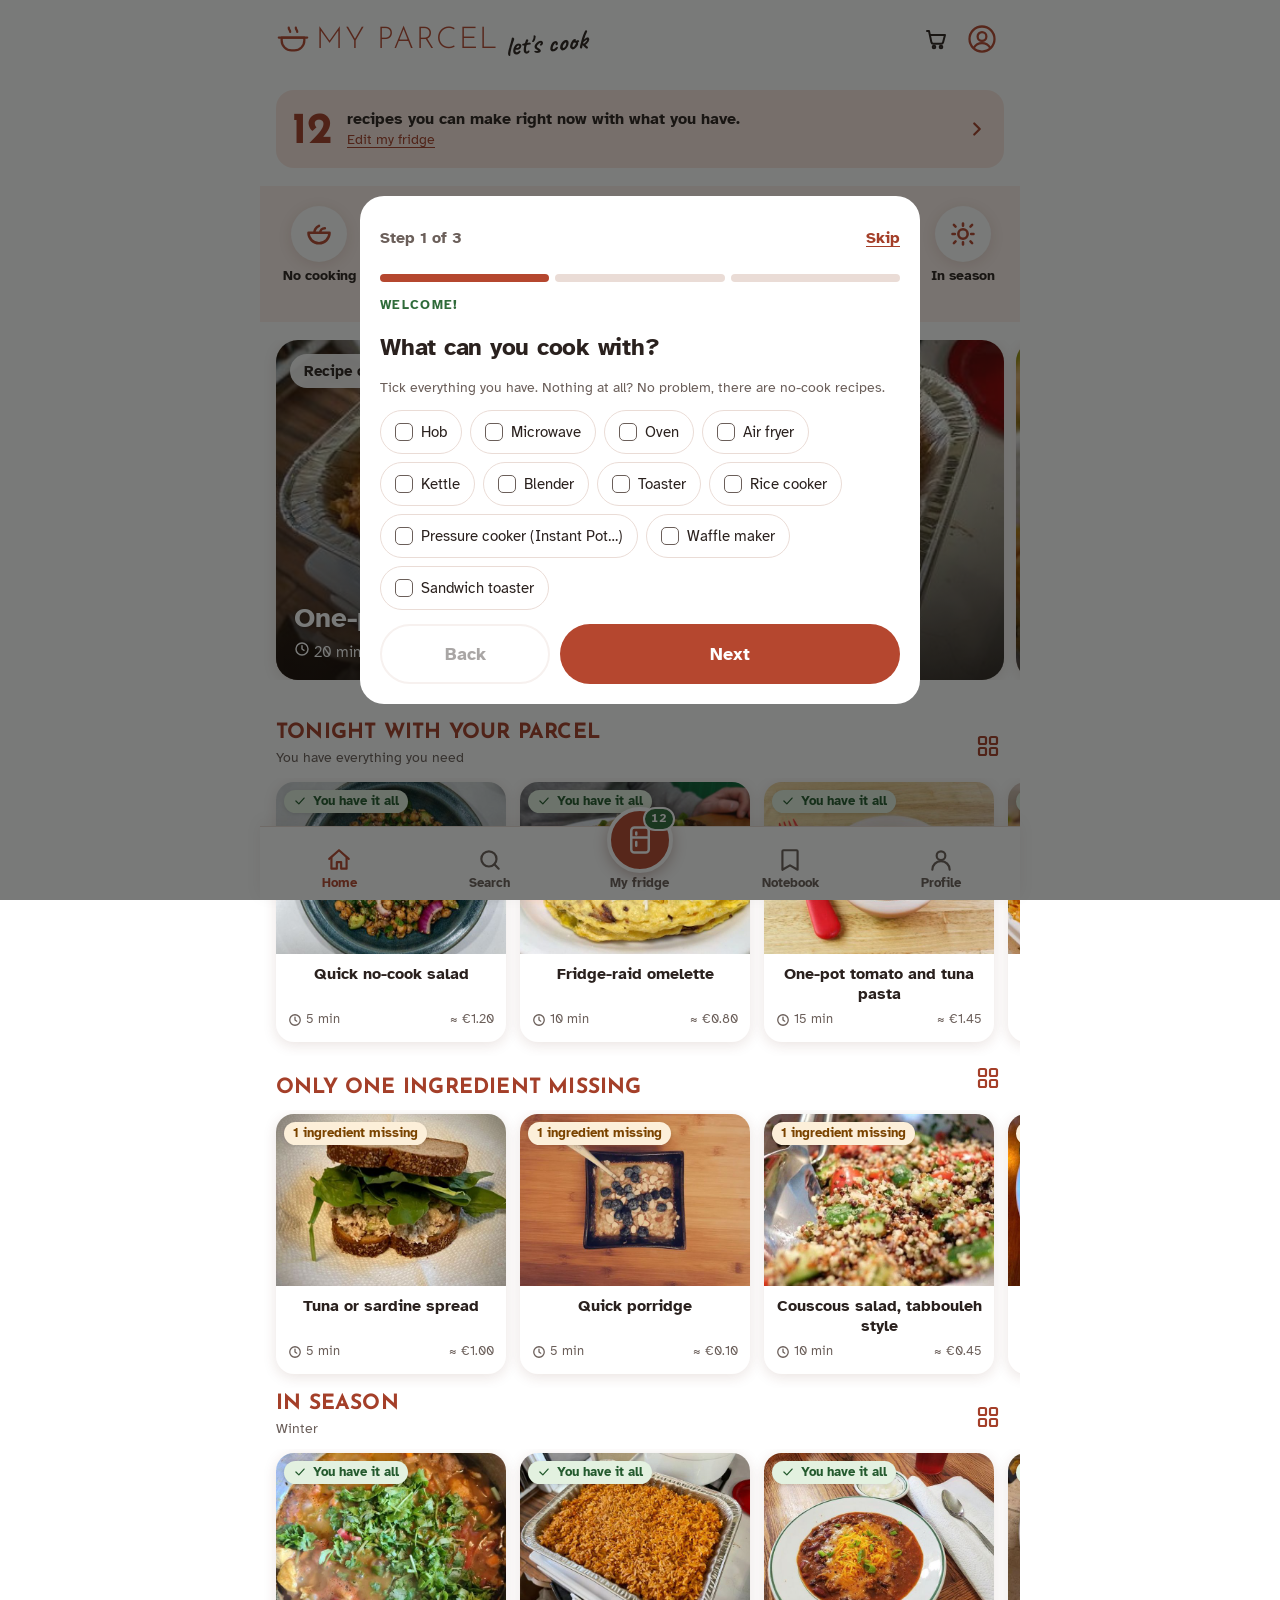
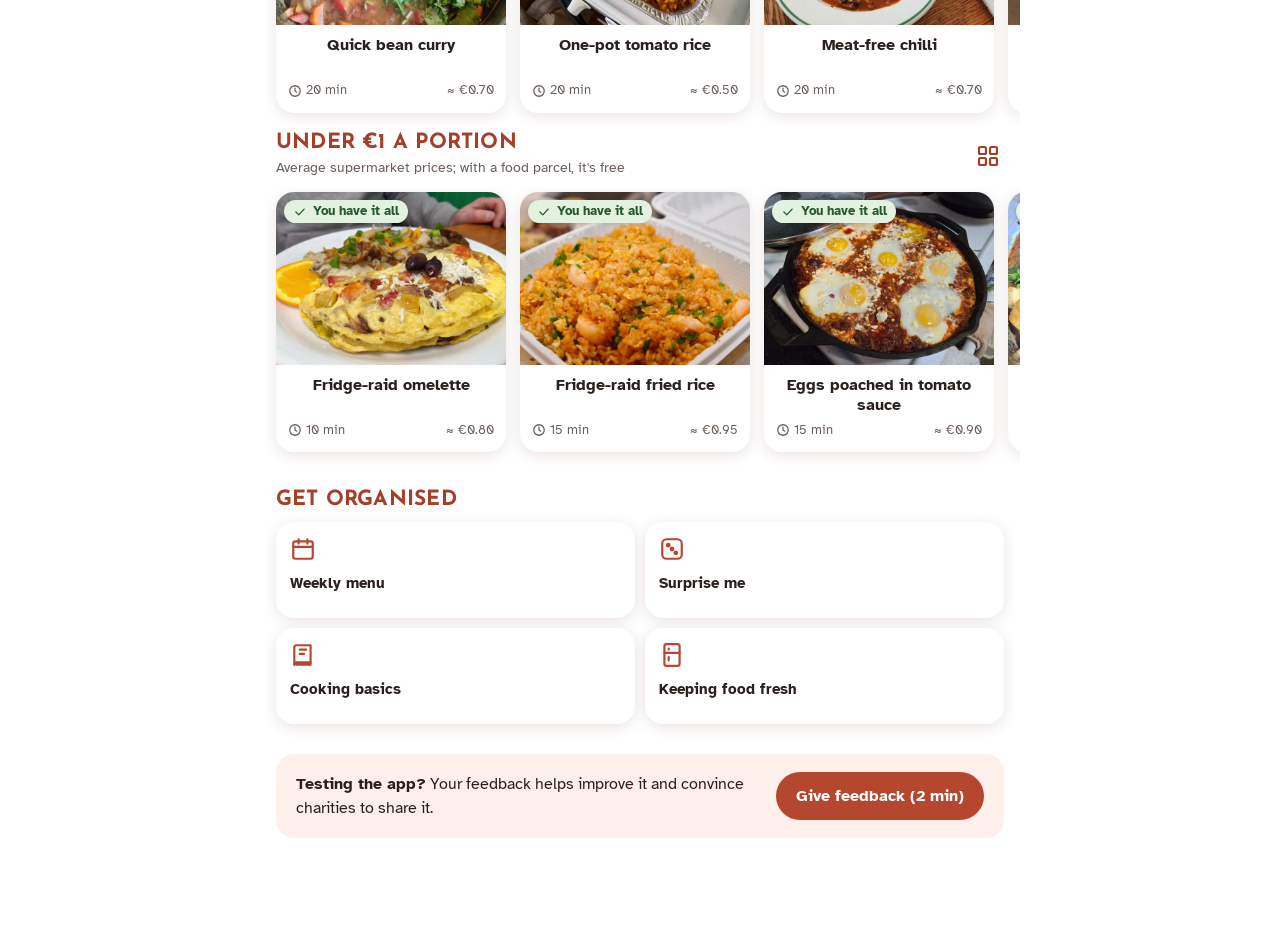
<file: index.html>
<!DOCTYPE html>
<html lang="fr">
<head>
<meta charset="utf-8">
<meta name="viewport" content="width=device-width, initial-scale=1, viewport-fit=cover">
<title>Qu'est-ce que je cuisine ?</title>
<meta name="description" content="Coche ce que tu as dans ton colis ou ton frigo : l'appli te dit ce que tu peux cuisiner tout de suite.">
<meta name="theme-color" content="#FFFFFF">
<script>try { var t = localStorage.getItem("colis-theme"); if (t === "light" || t === "dark") document.documentElement.setAttribute("data-theme", t); var s = JSON.parse(localStorage.getItem("colis-texte") || "null"); if (s === "grand" || s === "tres-grand") document.documentElement.setAttribute("data-text", s); } catch (e) {}</script>
<link rel="manifest" href="manifest.webmanifest">
<link rel="icon" href="icons/icon.svg" type="image/svg+xml">
<link rel="apple-touch-icon" href="icons/apple-touch-icon.png">
<link rel="preconnect" href="https://fonts.googleapis.com">
<link rel="preconnect" href="https://fonts.gstatic.com" crossorigin>
<link href="https://fonts.googleapis.com/css2?family=Josefin+Sans:wght@300;600;700&family=Caveat:wght@700&family=Atkinson+Hyperlegible:wght@400;700&display=swap" rel="stylesheet">
<link rel="stylesheet" href="style.css?v=21">
</head>
<body>
<a class="skip" href="#main">Aller au contenu</a>

<main id="main">

<!-- ========== Accueil ========== -->
<section class="screen" id="screen-accueil" data-screen="accueil" aria-labelledby="home-title">
  <header class="screen-head">
    <h1 class="logo" id="home-title">
      <svg class="logo-pot" aria-hidden="true" width="34" height="34" viewBox="0 0 24 24" fill="none" stroke="currentColor" stroke-width="1.6" stroke-linecap="round" stroke-linejoin="round"><path d="M4 11h16v2a7 7 0 0 1-7 7h-2a7 7 0 0 1-7-7z"/><path d="M2 11h20M9 4c0 1.5 1 1.5 1 3M14 4c0 1.5 1 1.5 1 3"/></svg>
      <span class="logo-caps">Mon colis</span><span class="logo-script">en cuisine</span>
      <span class="sr-only">Qu'est-ce que je cuisine avec mon colis ?</span>
    </h1>
    <div class="head-actions">
      <button type="button" class="icon-btn" data-open-shop aria-label="Ma liste de courses">
        <svg aria-hidden="true" width="24" height="24" viewBox="0 0 24 24" fill="none" stroke="currentColor" stroke-width="2" stroke-linecap="round" stroke-linejoin="round"><path d="M3 4h2l2.4 11.2a2 2 0 0 0 2 1.6h7.7a2 2 0 0 0 2-1.5L21 8H6.2"/><circle cx="10" cy="20" r="1.3"/><circle cx="17" cy="20" r="1.3"/></svg>
        <span class="badge" data-shop-badge hidden>0</span>
      </button>
      <a class="icon-btn icon-profile" href="#profil" aria-label="Mon profil">
        <svg aria-hidden="true" width="30" height="30" viewBox="0 0 24 24" fill="none" stroke="currentColor" stroke-width="1.8" stroke-linecap="round"><circle cx="12" cy="12" r="10"/><circle cx="12" cy="10" r="3.5"/><path d="M5.5 19a7.5 7.5 0 0 1 13 0"/></svg>
      </a>
    </div>
  </header>

  <div class="banner" id="colis-banner" role="status" hidden>
    <p id="colis-banner-text"></p>
    <button type="button" class="link-btn" id="colis-undo">Annuler</button>
  </div>

  <a class="hero-count" href="#frigo" id="hero-count">
    <span class="hero-n" id="count">0</span>
    <span class="hero-txt"><span id="count-text">Chargement des recettes…</span><small>Modifier mon frigo</small></span>
    <svg aria-hidden="true" width="22" height="22" viewBox="0 0 24 24" fill="none" stroke="currentColor" stroke-width="2.4" stroke-linecap="round" stroke-linejoin="round"><path d="m9 6 6 6-6 6"/></svg>
  </a>

  <nav class="cats" id="cats" aria-label="Catégories"></nav>

  <section class="daily" aria-labelledby="daily-title">
    <h2 class="sr-only" id="daily-title">Recette du jour</h2>
    <div class="daily-track" id="daily-track"></div>
    <div class="dots" id="daily-dots" aria-hidden="true"></div>
  </section>

  <div id="home-sections"></div>

  <section class="shortcuts" aria-labelledby="tools-title">
    <h2 class="section-title" id="tools-title">Pour t'organiser</h2>
    <div class="shortcut-grid">
      <button type="button" class="shortcut" id="menu-open-btn"><svg aria-hidden="true" width="26" height="26" viewBox="0 0 24 24" fill="none" stroke="currentColor" stroke-width="2" stroke-linecap="round" stroke-linejoin="round"><rect x="3" y="5" width="18" height="16" rx="2"/><path d="M3 10h18M8 3v4M16 3v4"/></svg><span>Menu de la semaine</span></button>
      <button type="button" class="shortcut" id="random-btn"><svg aria-hidden="true" width="26" height="26" viewBox="0 0 24 24" fill="none" stroke="currentColor" stroke-width="2"><rect x="3" y="3" width="18" height="18" rx="4"/><circle cx="8.5" cy="8.5" r="1.2" fill="currentColor"/><circle cx="15.5" cy="15.5" r="1.2" fill="currentColor"/><circle cx="12" cy="12" r="1.2" fill="currentColor"/></svg><span>Une idée au hasard</span></button>
      <button type="button" class="shortcut" data-go="basics"><svg aria-hidden="true" width="26" height="26" viewBox="0 0 24 24" fill="none" stroke="currentColor" stroke-width="2" stroke-linecap="round" stroke-linejoin="round"><path d="M4 5a2 2 0 0 1 2-2h13v16H6a2 2 0 0 0-2 2z"/><path d="M4 21a2 2 0 0 1 2-2h13v2H6"/><path d="M9 7h6M9 11h4"/></svg><span>Les bases de la cuisine</span></button>
      <button type="button" class="shortcut" data-go="keep"><svg aria-hidden="true" width="26" height="26" viewBox="0 0 24 24" fill="none" stroke="currentColor" stroke-width="2" stroke-linecap="round" stroke-linejoin="round"><rect x="5" y="2" width="14" height="20" rx="2"/><path d="M5 10h14M9 6v1M9 14v3"/></svg><span>Bien conserver ses aliments</span></button>
    </div>
  </section>

  <aside class="feedback" data-avis>
    <p><strong>Tu testes l'appli ?</strong> Ton avis aide à l'améliorer et à convaincre les associations de la diffuser.</p>
    <a class="btn btn-pri" href="#" target="_blank" rel="noopener">Donner mon avis (2 min)</a>
  </aside>
</section>

<!-- ========== Recherche ========== -->
<section class="screen" id="screen-recherche" data-screen="recherche" aria-labelledby="search-title" hidden>
  <header class="screen-head">
    <h1 class="screen-title" id="search-title">Recherche</h1>
    <div class="head-actions">
      <a class="icon-btn icon-profile" href="#profil" aria-label="Mon profil">
        <svg aria-hidden="true" width="30" height="30" viewBox="0 0 24 24" fill="none" stroke="currentColor" stroke-width="1.8" stroke-linecap="round"><circle cx="12" cy="12" r="10"/><circle cx="12" cy="10" r="3.5"/><path d="M5.5 19a7.5 7.5 0 0 1 13 0"/></svg>
      </a>
    </div>
  </header>
  <div class="search big-search">
    <svg aria-hidden="true" width="22" height="22" viewBox="0 0 24 24" fill="none" stroke="currentColor" stroke-width="2.2" stroke-linecap="round"><circle cx="11" cy="11" r="7"/><path d="m20 20-4-4"/></svg>
    <input type="search" id="recipe-search" placeholder="Une recette, un ingrédient…" aria-label="Chercher une recette" autocomplete="off">
  </div>
  <div class="filters" id="filters" role="group" aria-label="Filtres rapides"></div>

  <div id="search-home">
    <div class="theme-grid" id="theme-grid"></div>
    <p class="note refine-intro">Affine ta recherche avec les filtres ci-dessous</p>
    <div class="accordion" id="refine"></div>
    <button type="button" class="btn btn-brand btn-wide" id="refine-go">Valider</button>
    <button type="button" class="link-btn center" id="refine-reset">Réinitialiser</button>
  </div>

  <div id="search-results" hidden>
    <div class="results-head">
      <p class="results-count" id="filter-text" aria-live="polite"></p>
      <button type="button" class="link-btn" id="filter-clear">Effacer les filtres</button>
    </div>
    <p class="note" id="regime-note" hidden></p>
    <div class="tile-grid" id="list"></div>
  </div>
</section>

<!-- ========== Mon frigo ========== -->
<section class="screen" id="screen-frigo" data-screen="frigo" aria-labelledby="fridge-title" hidden>
  <header class="screen-head">
    <h1 class="screen-title" id="fridge-title">Mon frigo</h1>
    <div class="head-actions">
      <button type="button" class="link-btn" id="clear">Tout décocher</button>
    </div>
  </header>
  <p class="note">Coche ce que tu as dans ton colis, ton frigo et tes placards : on te dit ce que tu peux cuisiner.</p>
  <div class="fridge-actions">
    <button type="button" class="btn btn-brand" id="scan-open">
      <svg aria-hidden="true" width="22" height="22" viewBox="0 0 24 24" fill="none" stroke="currentColor" stroke-width="2.2" stroke-linecap="round"><path d="M3 7V5a2 2 0 0 1 2-2h2M17 3h2a2 2 0 0 1 2 2v2M21 17v2a2 2 0 0 1-2 2h-2M7 21H5a2 2 0 0 1-2-2v-2M7 8v8M10 8v8M13 8v8M17 8v8"/></svg>
      Scanner mes produits
    </button>
    <button type="button" class="btn btn-soft urgent-btn" id="urgent-open">
      <svg aria-hidden="true" width="20" height="20" viewBox="0 0 24 24" fill="none" stroke="currentColor" stroke-width="2.2" stroke-linecap="round"><circle cx="12" cy="13" r="8"/><path d="M12 9v4l2 2M9 2h6"/></svg>
      <span>À finir vite</span>
      <span class="urgent-count" id="urgent-count">0</span>
    </button>
  </div>
  <p class="note" id="example-note" hidden>Exemple déjà coché : un colis type. Décoche et coche selon ce que tu as vraiment.</p>
  <div class="search">
    <svg aria-hidden="true" width="20" height="20" viewBox="0 0 24 24" fill="none" stroke="currentColor" stroke-width="2.2" stroke-linecap="round"><circle cx="11" cy="11" r="7"/><path d="m20 20-4-4"/></svg>
    <input type="search" id="search" placeholder="Chercher un ingrédient" aria-label="Chercher un ingrédient" autocomplete="off">
  </div>
  <p class="note" id="search-empty" hidden>Aucun ingrédient ne correspond. Essaie un autre mot, par exemple « thon » ou « pâtes ».</p>
  <div id="pantry-groups" class="stack-12"></div>
  <p class="note fridge-equip-note">Ton équipement et ton régime se règlent dans <a href="#profil">ton profil</a>.</p>
  <a class="fridge-bar" href="#recherche" id="fridge-bar" data-ready-link>
    <span class="fridge-n" id="fridge-count">0</span>
    <span id="fridge-count-text">recettes possibles</span>
    <span class="fridge-go">Voir <svg aria-hidden="true" width="18" height="18" viewBox="0 0 24 24" fill="none" stroke="currentColor" stroke-width="2.6" stroke-linecap="round" stroke-linejoin="round"><path d="m9 6 6 6-6 6"/></svg></span>
  </a>
</section>

<!-- ========== Carnet ========== -->
<section class="screen" id="screen-carnet" data-screen="carnet" aria-labelledby="book-title" hidden>
  <header class="screen-head">
    <h1 class="screen-title" id="book-title">Mon carnet</h1>
    <div class="head-actions">
      <a class="icon-btn icon-profile" href="#profil" aria-label="Mon profil">
        <svg aria-hidden="true" width="30" height="30" viewBox="0 0 24 24" fill="none" stroke="currentColor" stroke-width="1.8" stroke-linecap="round"><circle cx="12" cy="12" r="10"/><circle cx="12" cy="10" r="3.5"/><path d="M5.5 19a7.5 7.5 0 0 1 13 0"/></svg>
      </a>
    </div>
  </header>
  <div class="segmented seg-3 book-tabs" role="radiogroup" aria-label="Mon carnet">
    <input type="radio" name="book" id="book-favs" value="favs" checked><label for="book-favs">Favoris <span class="seg-n" id="view-favs-count">0</span></label>
    <input type="radio" name="book" id="book-mine" value="mine"><label for="book-mine">Mes recettes <span class="seg-n" id="view-mine-count">0</span></label>
    <input type="radio" name="book" id="book-notes" value="notes"><label for="book-notes">Mes notes <span class="seg-n" id="view-notes-count">0</span></label>
  </div>
  <div id="book-body"></div>
  <section class="book-tools" aria-labelledby="book-tools-title">
    <h2 class="section-title" id="book-tools-title">Mes outils</h2>
    <button type="button" class="menu-item" data-open-shop><svg aria-hidden="true" width="22" height="22" viewBox="0 0 24 24" fill="none" stroke="currentColor" stroke-width="2.2" stroke-linecap="round" stroke-linejoin="round"><path d="M3 4h2l2.4 11.2a2 2 0 0 0 2 1.6h7.7a2 2 0 0 0 2-1.5L21 8H6.2"/><circle cx="10" cy="20" r="1.3"/><circle cx="17" cy="20" r="1.3"/></svg>Ma liste de courses<span class="count" id="drawer-shop-count">0</span></button>
    <button type="button" class="menu-item" data-go="menu"><svg aria-hidden="true" width="22" height="22" viewBox="0 0 24 24" fill="none" stroke="currentColor" stroke-width="2.2" stroke-linecap="round" stroke-linejoin="round"><rect x="3" y="5" width="18" height="16" rx="2"/><path d="M3 10h18M8 3v4M16 3v4"/></svg>Menu de la semaine</button>
    <button type="button" class="menu-item" data-create><svg aria-hidden="true" width="22" height="22" viewBox="0 0 24 24" fill="none" stroke="currentColor" stroke-width="2.2" stroke-linecap="round" stroke-linejoin="round"><path d="M4 20h4L19 9l-4-4L4 16z"/><path d="m13 7 4 4"/></svg>Créer ma recette</button>
  </section>
</section>

<!-- ========== Profil ========== -->
<section class="screen" id="screen-profil" data-screen="profil" aria-labelledby="profile-title" hidden>
  <header class="screen-head">
    <h1 class="screen-title" id="profile-title">Mon profil</h1>
  </header>
  <section class="card stats" aria-labelledby="set-stats">
    <h2 class="card-title" id="set-stats">Mes repas</h2>
    <p class="stats-meals" id="stats-meals"></p>
    <p class="note" id="stats-euros"></p>
  </section>
  <details class="card fold" id="fold-equip">
    <summary class="fold-head">
      <h2 class="card-title" id="set-equip">Mon équipement</h2>
      <svg aria-hidden="true" width="22" height="22" viewBox="0 0 24 24" fill="none" stroke="currentColor" stroke-width="2.4" stroke-linecap="round" stroke-linejoin="round"><path d="m6 9 6 6 6-6"/></svg>
      <span class="fold-sum" data-fold-sum></span>
    </summary>
    <div class="fold-body">
      <p class="note">Rien de coché : on te montre les recettes sans cuisson.</p>
      <div class="chips" id="profile-equip"></div>
    </div>
  </details>
  <details class="card fold" id="fold-regime">
    <summary class="fold-head">
      <h2 class="card-title" id="set-regime">Mon régime</h2>
      <svg aria-hidden="true" width="22" height="22" viewBox="0 0 24 24" fill="none" stroke="currentColor" stroke-width="2.4" stroke-linecap="round" stroke-linejoin="round"><path d="m6 9 6 6 6-6"/></svg>
      <span class="fold-sum" data-fold-sum></span>
    </summary>
    <div class="fold-body">
      <div class="chips" id="profile-regime"></div>
    </div>
  </details>
  <details class="card fold" id="fold-allergy">
    <summary class="fold-head">
      <h2 class="card-title" id="set-allergy">Allergies et intolérances</h2>
      <svg aria-hidden="true" width="22" height="22" viewBox="0 0 24 24" fill="none" stroke="currentColor" stroke-width="2.4" stroke-linecap="round" stroke-linejoin="round"><path d="m6 9 6 6 6-6"/></svg>
      <span class="fold-sum" data-fold-sum></span>
    </summary>
    <div class="fold-body">
      <div class="chips" id="profile-allergy"></div>
      <p class="note" id="profile-allergy-note"></p>
    </div>
  </details>
  <section class="card" aria-labelledby="set-portions">
    <h2 class="card-title" id="set-portions">Je cuisine pour</h2>
    <div class="segmented seg-4" role="radiogroup" aria-labelledby="set-portions">
      <input type="radio" name="portions" id="por-1" value="1"><label for="por-1">1</label>
      <input type="radio" name="portions" id="por-2" value="2"><label for="por-2">2</label>
      <input type="radio" name="portions" id="por-4" value="4"><label for="por-4">4</label>
      <input type="radio" name="portions" id="por-6" value="6"><label for="por-6">6</label>
    </div>
    <p class="note">Personnes. Les quantités des recettes s'adaptent toutes seules.</p>
  </section>
  <section class="card" aria-labelledby="set-theme">
    <h2 class="card-title" id="set-theme">Affichage</h2>
    <div class="segmented" role="radiogroup" aria-labelledby="set-theme">
      <input type="radio" name="theme" id="theme-auto" value="auto"><label for="theme-auto">Auto</label>
      <input type="radio" name="theme" id="theme-light" value="light"><label for="theme-light">Clair</label>
      <input type="radio" name="theme" id="theme-dark" value="dark"><label for="theme-dark">Sombre</label>
    </div>
    <h3 class="card-sub" id="set-text">Taille du texte</h3>
    <div class="segmented" role="radiogroup" aria-labelledby="set-text">
      <input type="radio" name="textsize" id="text-normal" value="normal"><label for="text-normal">Normal</label>
      <input type="radio" name="textsize" id="text-grand" value="grand"><label for="text-grand" class="text-big">Grand</label>
      <input type="radio" name="textsize" id="text-tres-grand" value="tres-grand"><label for="text-tres-grand" class="text-bigger">Très grand</label>
    </div>
    <h3 class="card-sub" id="set-lang">Langue · Language · Idioma</h3>
    <div class="segmented" role="radiogroup" aria-labelledby="set-lang">
      <input type="radio" name="lang" id="lang-fr" value="fr"><label for="lang-fr">Français</label>
      <input type="radio" name="lang" id="lang-en" value="en"><label for="lang-en">English</label>
      <input type="radio" name="lang" id="lang-es" value="es"><label for="lang-es">Español</label>
    </div>
  </section>
  <nav class="card menu-list-card" aria-label="À propos">
    <button type="button" class="menu-item" data-go="basics"><svg aria-hidden="true" width="22" height="22" viewBox="0 0 24 24" fill="none" stroke="currentColor" stroke-width="2.2" stroke-linecap="round" stroke-linejoin="round"><path d="M4 5a2 2 0 0 1 2-2h13v16H6a2 2 0 0 0-2 2z"/><path d="M4 21a2 2 0 0 1 2-2h13v2H6"/></svg>Les bases de la cuisine</button>
    <button type="button" class="menu-item" data-go="keep"><svg aria-hidden="true" width="22" height="22" viewBox="0 0 24 24" fill="none" stroke="currentColor" stroke-width="2.2" stroke-linecap="round" stroke-linejoin="round"><rect x="5" y="2" width="14" height="20" rx="2"/><path d="M5 10h14M9 6v1M9 14v3"/></svg>Bien conserver ses aliments</button>
    <button type="button" class="menu-item" data-go="welcome"><svg aria-hidden="true" width="22" height="22" viewBox="0 0 24 24" fill="none" stroke="currentColor" stroke-width="2.2" stroke-linecap="round" stroke-linejoin="round"><circle cx="12" cy="12" r="9"/><path d="M9.5 9a2.5 2.5 0 1 1 3.5 2.3c-.6.3-1 .9-1 1.7M12 17h.01"/></svg>Revoir la présentation</button>
    <a class="menu-item" href="asso.html"><svg aria-hidden="true" width="22" height="22" viewBox="0 0 24 24" fill="none" stroke="currentColor" stroke-width="2.2" stroke-linecap="round" stroke-linejoin="round"><circle cx="9" cy="8" r="3.5"/><path d="M2.5 20a6.5 6.5 0 0 1 13 0M16 4.5a3.5 3.5 0 0 1 0 7M18.5 20a6.5 6.5 0 0 0-2.5-5.1"/></svg>Pour les associations</a>
    <a class="menu-item" href="#" target="_blank" rel="noopener" data-avis><svg aria-hidden="true" width="22" height="22" viewBox="0 0 24 24" fill="none" stroke="currentColor" stroke-width="2.2" stroke-linecap="round" stroke-linejoin="round"><path d="M4 5h16v11H9l-5 4z"/></svg>Donner mon avis</a>
    <button type="button" class="menu-item" id="reset-app"><svg aria-hidden="true" width="22" height="22" viewBox="0 0 24 24" fill="none" stroke="currentColor" stroke-width="2.2" stroke-linecap="round" stroke-linejoin="round"><path d="M3 12a9 9 0 1 0 3-6.7L3 8M3 3v5h5"/></svg>Tout remettre à zéro</button>
  </nav>
  <footer class="profile-foot">
    <details class="privacy" id="privacy">
      <summary>Confidentialité</summary>
      <p>Pas de compte, pas de cookies. Ce que tu coches, tes favoris, ta liste de courses et tes réglages restent sur ton appareil : ils ne sont envoyés nulle part.</p>
      <p>Quand tu scannes un produit, seul son code-barres est envoyé à Open Food Facts, une base de données publique et gratuite, pour savoir de quel produit il s'agit, puis la photo du produit est chargée depuis leur site. Les images de la caméra ne quittent pas ton téléphone.</p>
      <p id="privacy-stats" hidden>Pour savoir si l'appli est utile, on compte les visites et les recettes ouvertes de façon anonyme, avec GoatCounter, un outil sans cookies qui ne permet pas de t'identifier.</p>
    </details>
    <details class="privacy" id="credits" hidden>
      <summary>Crédits photos</summary>
      <ul class="credits" id="credits-list"></ul>
    </details>
    <p>Projet étudiant de Kelyan Gavila, Université Toulouse Capitole. Les quantités s'adaptent au nombre de personnes choisi. Vérifie toujours les étiquettes en cas d'allergie.</p>
    <p class="version">Version 21</p>
  </footer>
</section>

<!-- ========== Page recette (plein écran) ========== -->
<section class="screen recipe-page" id="screen-recette" data-screen="recette" aria-labelledby="rp-title" hidden>
  <div id="recipe-page"></div>
</section>

</main>

<!-- Barre d'onglets -->
<nav class="tabbar" id="tabbar" aria-label="Navigation principale">
  <a class="tabbar-item" href="#accueil" data-tab="accueil"><svg aria-hidden="true" width="26" height="26" viewBox="0 0 24 24" fill="none" stroke="currentColor" stroke-width="2" stroke-linecap="round" stroke-linejoin="round"><path d="M3 11 12 3l9 8"/><path d="M5 10v10h5v-6h4v6h5V10"/></svg><span>Accueil</span></a>
  <a class="tabbar-item" href="#recherche" data-tab="recherche"><svg aria-hidden="true" width="26" height="26" viewBox="0 0 24 24" fill="none" stroke="currentColor" stroke-width="2" stroke-linecap="round"><circle cx="11" cy="11" r="7"/><path d="m20 20-4-4"/></svg><span>Recherche</span></a>
  <a class="tabbar-item tabbar-center" href="#frigo" data-tab="frigo"><span class="tabbar-bubble"><svg aria-hidden="true" width="30" height="30" viewBox="0 0 24 24" fill="none" stroke="currentColor" stroke-width="2" stroke-linecap="round" stroke-linejoin="round"><rect x="5" y="2" width="14" height="20" rx="2.5"/><path d="M5 10h14M9 6v1.5M9 13.5v3"/></svg><span class="badge tabbar-badge" id="tab-count" hidden>0</span></span><span>Mon frigo</span></a>
  <a class="tabbar-item" href="#carnet" data-tab="carnet"><svg aria-hidden="true" width="26" height="26" viewBox="0 0 24 24" fill="none" stroke="currentColor" stroke-width="2" stroke-linecap="round" stroke-linejoin="round"><path d="M6 3h12a1 1 0 0 1 1 1v17l-7-4-7 4V4a1 1 0 0 1 1-1z"/></svg><span>Carnet</span></a>
  <a class="tabbar-item" href="#profil" data-tab="profil"><svg aria-hidden="true" width="26" height="26" viewBox="0 0 24 24" fill="none" stroke="currentColor" stroke-width="2" stroke-linecap="round"><circle cx="12" cy="8" r="4"/><path d="M4 21a8 8 0 0 1 16 0"/></svg><span>Profil</span></a>
</nav>

<!-- Premier lancement -->
<dialog class="sheet welcome" id="welcome" aria-labelledby="welcome-title">
  <div class="sheet-inner">
    <div class="sheet-head">
      <p class="cook-progress" id="welcome-progress"></p>
      <button type="button" class="link-btn" id="welcome-skip">Passer</button>
    </div>
    <div class="cook-bar welcome-bar" id="welcome-bar" aria-hidden="true"></div>
    <p class="eyebrow">Bienvenue !</p>
    <div class="stack-12" id="welcome-body" aria-live="polite"></div>
    <div class="cook-nav">
      <button type="button" class="btn btn-sec" id="welcome-back">Retour</button>
      <button type="button" class="btn btn-pri" id="welcome-next">Suivant</button>
    </div>
  </div>
</dialog>

<!-- Menu de la semaine -->
<dialog class="sheet" id="menu" aria-labelledby="menu-title">
  <div class="sheet-inner">
    <div class="sheet-head">
      <h2 id="menu-title">Mon menu de la semaine</h2>
      <button type="button" class="icon-btn" data-close aria-label="Fermer"><svg aria-hidden="true" width="24" height="24" viewBox="0 0 24 24" fill="none" stroke="currentColor" stroke-width="2.4" stroke-linecap="round"><path d="M6 6l12 12M18 6 6 18"/></svg></button>
    </div>
    <p class="note">5 repas variés avec ce que tu as. Touche « Changer » pour une autre idée, ou le nom d'une recette pour l'ouvrir.</p>
    <ol class="menu-list" id="menu-list"></ol>
    <p class="menu-cost" id="menu-cost" hidden></p>
    <div class="sheet-actions">
      <button type="button" class="btn btn-pri" id="menu-new">Nouveau menu</button>
      <button type="button" class="btn btn-sec" id="menu-shop">Ajouter ce qui manque à ma liste</button>
      <button type="button" class="btn btn-sec" id="menu-share"><span data-label>Partager le menu</span></button>
    </div>
    <p class="note">Le menu ne connaît pas les quantités : vérifie qu'il te reste assez de chaque produit pour toute la semaine.</p>
  </div>
</dialog>

<!-- Ajouter un aliment ou un équipement -->
<dialog class="sheet create" id="add-item" aria-labelledby="add-item-title">
  <form class="sheet-inner" id="add-item-form" novalidate>
    <div class="sheet-head">
      <h2 id="add-item-title">Ajouter un aliment</h2>
      <button type="button" class="icon-btn" data-close aria-label="Fermer"><svg aria-hidden="true" width="24" height="24" viewBox="0 0 24 24" fill="none" stroke="currentColor" stroke-width="2.4" stroke-linecap="round"><path d="M6 6l12 12M18 6 6 18"/></svg></button>
    </div>
    <p class="note" id="add-item-where"></p>
    <div><label class="field-label" for="add-item-name">Nom</label>
      <input class="field" id="add-item-name" type="text" maxlength="40" autocomplete="off"></div>
    <div class="cr-photo">
      <span class="field-label">Photo (facultatif)</span>
      <img id="add-item-preview" alt="" hidden>
      <div class="actions">
        <label class="btn btn-sec" for="add-item-photo"><svg aria-hidden="true" width="20" height="20" viewBox="0 0 24 24" fill="none" stroke="currentColor" stroke-width="2.2" stroke-linecap="round" stroke-linejoin="round"><path d="M4 8h3l2-3h6l2 3h3v11H4z"/><circle cx="12" cy="13" r="3.5"/></svg> <span id="add-item-photo-label">Ajouter une photo</span></label>
        <button type="button" class="link-btn" id="add-item-photo-remove" hidden>Retirer la photo</button>
      </div>
      <input type="file" id="add-item-photo" accept="image/*" class="sr-only">
    </div>
    <p class="note">Ton ajout reste sur ton téléphone. Il est coché tout de suite, et tu peux t'en servir dans tes propres recettes (Carnet › Créer ma recette).</p>
    <p class="cr-msg" id="add-item-msg" role="alert"></p>
    <div class="cook-nav">
      <button type="button" class="btn btn-sec" id="add-item-cancel">Annuler</button>
      <button type="submit" class="btn btn-pri">Ajouter</button>
    </div>
  </form>
</dialog>

<!-- Créer ma recette -->
<dialog class="sheet create" id="create" aria-labelledby="create-title">
  <form class="sheet-inner" id="create-form" novalidate>
    <div class="sheet-head">
      <h2 id="create-title">Créer ma recette</h2>
      <button type="button" class="icon-btn" data-close aria-label="Fermer"><svg aria-hidden="true" width="24" height="24" viewBox="0 0 24 24" fill="none" stroke="currentColor" stroke-width="2.4" stroke-linecap="round"><path d="M6 6l12 12M18 6 6 18"/></svg></button>
    </div>
    <p class="note">Ta recette reste sur ton téléphone. Elle apparaît avec les autres, avec les portions, le mode cuisine et le coût calculés tout seuls.</p>
    <div><label class="field-label" for="cr-name">Nom de la recette</label>
      <input class="field" id="cr-name" type="text" maxlength="60" placeholder="Par exemple : Pâtes au thon de mamie"></div>
    <div class="cr-row">
      <div><label class="field-label" for="cr-time">Temps (minutes)</label>
        <input class="field" id="cr-time" type="number" min="1" max="180" inputmode="numeric" placeholder="15"></div>
      <div><label class="field-label" for="cr-tool">Ustensile</label>
        <input class="field" id="cr-tool" type="text" maxlength="40" placeholder="1 poêle"></div>
    </div>
    <fieldset><legend class="field-label">Équipement (un seul suffit ; rien = sans cuisson)</legend><div class="chips" id="cr-equip"></div></fieldset>
    <fieldset><legend class="field-label">Ingrédients indispensables</legend><div id="cr-ings"></div></fieldset>
    <div><label class="field-label" for="cr-steps">Étapes, une par ligne</label>
      <textarea class="field" id="cr-steps" rows="6" placeholder="Fais cuire 200 g de pâtes.&#10;Ajoute le thon et un peu de crème."></textarea>
      <p class="note">Écris les quantités pour 2 personnes (par exemple « 200 g de pâtes ») : l'appli les adapte toute seule.</p></div>
    <div><label class="field-label" for="cr-swap">Astuce ou remplacement (facultatif)</label>
      <input class="field" id="cr-swap" type="text" maxlength="200" placeholder="Sans crème : un yaourt marche aussi."></div>
    <label class="check-line"><input type="checkbox" id="cr-single"> C'est une recette pour 1 personne (une tasse, un bol…)</label>
    <div class="cr-photo">
      <span class="field-label">Photo de ton plat (facultatif)</span>
      <img id="cr-photo-preview" alt="" hidden>
      <div class="actions">
        <label class="btn btn-sec" for="cr-photo"><svg aria-hidden="true" width="20" height="20" viewBox="0 0 24 24" fill="none" stroke="currentColor" stroke-width="2.2" stroke-linecap="round" stroke-linejoin="round"><path d="M4 8h3l2-3h6l2 3h3v11H4z"/><circle cx="12" cy="13" r="3.5"/></svg> <span id="cr-photo-label">Ajouter une photo</span></label>
        <button type="button" class="link-btn" id="cr-photo-remove" hidden>Retirer la photo</button>
      </div>
      <input type="file" id="cr-photo" accept="image/*" class="sr-only">
    </div>
    <p class="cr-msg" id="cr-msg" role="alert"></p>
    <div class="cook-nav">
      <button type="button" class="btn btn-sec" id="create-cancel">Annuler</button>
      <button type="submit" class="btn btn-pri">Enregistrer</button>
    </div>
  </form>
</dialog>

<!-- Produits à finir vite -->
<dialog class="sheet" id="urgent" aria-labelledby="urgent-title">
  <div class="sheet-inner">
    <div class="sheet-head">
      <h2 id="urgent-title">À finir vite</h2>
      <button type="button" class="icon-btn" data-close aria-label="Fermer"><svg aria-hidden="true" width="24" height="24" viewBox="0 0 24 24" fill="none" stroke="currentColor" stroke-width="2.4" stroke-linecap="round"><path d="M6 6l12 12M18 6 6 18"/></svg></button>
    </div>
    <p class="note">Coche ce qui va bientôt périmer ou ce qui est déjà ouvert : les recettes qui l'utilisent passent en premier. Moins de gaspillage !</p>
    <div class="chips" id="urgent-list"></div>
  </div>
</dialog>

<!-- Liste de courses -->
<dialog class="sheet" id="shop" aria-labelledby="shop-title">
  <div class="sheet-inner">
    <div class="sheet-head">
      <h2 id="shop-title">Ma liste de courses</h2>
      <button type="button" class="icon-btn" data-close aria-label="Fermer la liste de courses"><svg aria-hidden="true" width="24" height="24" viewBox="0 0 24 24" fill="none" stroke="currentColor" stroke-width="2.4" stroke-linecap="round"><path d="M6 6l12 12M18 6 6 18"/></svg></button>
    </div>
    <form class="shop-add" id="shop-form">
      <label class="sr-only" for="shop-input">Ajouter un article</label>
      <input class="field" id="shop-input" type="text" placeholder="Ajouter un article" autocomplete="off" maxlength="60">
      <button type="submit" class="btn btn-pri">Ajouter</button>
    </form>
    <p class="note" id="shop-empty">Ta liste est vide. Dans une recette où il manque un ingrédient, touche « Ajouter à ma liste ».</p>
    <ul class="shop-list" id="shop-list"></ul>
    <div class="sheet-actions" id="shop-actions">
      <button type="button" class="btn btn-pri" id="shop-store">Ranger mes achats</button>
      <button type="button" class="btn btn-sec" id="shop-share"><span data-label>Partager la liste</span></button>
      <button type="button" class="btn btn-sec" id="shop-clear">Vider la liste</button>
    </div>
    <p class="note">« Ranger mes achats » coche ce que tu as acheté dans tes ingrédients et le retire de la liste.</p>
  </div>
</dialog>

<!-- Les bases -->
<dialog class="sheet" id="basics" aria-labelledby="basics-title">
  <div class="sheet-inner">
    <div class="sheet-head">
      <h2 id="basics-title">Les bases de la cuisine</h2>
      <button type="button" class="icon-btn" data-close aria-label="Fermer"><svg aria-hidden="true" width="24" height="24" viewBox="0 0 24 24" fill="none" stroke="currentColor" stroke-width="2.4" stroke-linecap="round"><path d="M6 6l12 12M18 6 6 18"/></svg></button>
    </div>
    <p class="note">Les gestes de base, expliqués simplement. Touche une fiche pour l'ouvrir.</p>
    <div class="stack-12" id="basics-list"></div>
  </div>
</dialog>

<!-- Conservation -->
<dialog class="sheet" id="keep" aria-labelledby="keep-title">
  <div class="sheet-inner">
    <div class="sheet-head">
      <h2 id="keep-title">Bien conserver ses aliments</h2>
      <button type="button" class="icon-btn" data-close aria-label="Fermer les conseils"><svg aria-hidden="true" width="24" height="24" viewBox="0 0 24 24" fill="none" stroke="currentColor" stroke-width="2.4" stroke-linecap="round"><path d="M6 6l12 12M18 6 6 18"/></svg></button>
    </div>
    <p class="note">Pour moins gaspiller et ne pas tomber malade. Les conseils qui concernent ce que tu as coché sont en premier.</p>
    <div class="tips" id="tips"></div>
  </div>
</dialog>

<!-- Scanner -->
<dialog class="sheet" id="scan" aria-labelledby="scan-title">
  <div class="sheet-inner">
    <div class="sheet-head">
      <h2 id="scan-title">Scanner mes produits</h2>
      <button type="button" class="icon-btn" data-close aria-label="Fermer le scanner"><svg aria-hidden="true" width="24" height="24" viewBox="0 0 24 24" fill="none" stroke="currentColor" stroke-width="2.4" stroke-linecap="round"><path d="M6 6l12 12M18 6 6 18"/></svg></button>
    </div>
    <p class="note">Vise le code-barres d'un produit : il est coché tout seul dans tes ingrédients. Tu peux en scanner plusieurs à la suite.</p>
    <div class="scan-video" id="scan-video-box"><video id="scan-video" playsinline muted></video></div>
    <div class="scan-controls" id="scan-controls" hidden></div>
    <p class="note scan-tip"><strong>Petit code-barres ?</strong> Tiens le téléphone à 15-20 cm et mets le code dans le cadre. De trop près, l'image est floue : utilise plutôt le zoom s'il est proposé.</p>
    <p class="scan-status" id="scan-status" role="status"></p>
    <form class="shop-add" id="scan-form">
      <label class="sr-only" for="scan-input">Taper le code-barres</label>
      <input class="field" id="scan-input" type="text" inputmode="numeric" pattern="[0-9]*" placeholder="Ou tape le code-barres (chiffres)" autocomplete="off" maxlength="14">
      <button type="submit" class="btn btn-pri">Chercher</button>
    </form>
    <ul class="scan-found" id="scan-found"></ul>
    <p class="note">Produits reconnus grâce à <a href="https://world.openfoodfacts.org" target="_blank" rel="noopener">Open Food Facts</a>, une base de données libre.</p>
  </div>
</dialog>

<!-- Mode cuisine -->
<dialog class="cook" id="cook" aria-labelledby="cook-title">
  <div class="cook-inner">
    <div class="cook-top">
      <p class="cook-progress" id="cook-progress"></p>
      <button type="button" class="tab tab-sm cook-voice" id="cook-voice" aria-pressed="false" hidden>
        <svg aria-hidden="true" width="18" height="18" viewBox="0 0 24 24" fill="none" stroke="currentColor" stroke-width="2.2" stroke-linecap="round" stroke-linejoin="round"><path d="M11 5 6 9H3v6h3l5 4z"/><path d="M15.5 8.5a5 5 0 0 1 0 7M18.5 5.5a9 9 0 0 1 0 13"/></svg>
        <span data-label>Lire à voix haute</span>
      </button>
      <button type="button" class="cook-close" id="cook-close" aria-label="Fermer le mode cuisine">
        <svg aria-hidden="true" width="24" height="24" viewBox="0 0 24 24" fill="none" stroke="currentColor" stroke-width="2.4" stroke-linecap="round"><path d="M6 6l12 12M18 6 6 18"/></svg>
      </button>
    </div>
    <div class="cook-bar" id="cook-bar" aria-hidden="true"></div>
    <div class="cook-timer" id="cook-timer" role="timer" aria-live="off" hidden>
      <svg aria-hidden="true" width="22" height="22" viewBox="0 0 24 24" fill="none" stroke="currentColor" stroke-width="2.2" stroke-linecap="round"><circle cx="12" cy="13" r="8"/><path d="M12 9v4l2 2M9 2h6"/></svg>
      <span id="cook-timer-text" aria-live="assertive"></span>
      <button type="button" class="link-btn" id="cook-timer-stop">Arrêter</button>
    </div>
    <h2 class="cook-title" id="cook-title"></h2>
    <div class="cook-step" id="cook-step" aria-live="polite"></div>
    <p class="cook-wake" id="cook-wake"></p>
    <p class="cook-swipe" aria-hidden="true">Glisse vers la gauche pour passer à l'étape suivante</p>
    <div class="cook-nav">
      <button type="button" class="btn btn-sec" id="cook-prev">Précédent</button>
      <button type="button" class="btn btn-pri" id="cook-next">C'est parti</button>
    </div>
  </div>
</dialog>

<div class="toast" id="toast" role="status" hidden></div>
<input type="file" id="photo-input" accept="image/*" hidden>

<script src="config.js?v=21"></script>
<script src="app.js?v=21"></script>
</body>
</html>
</file>
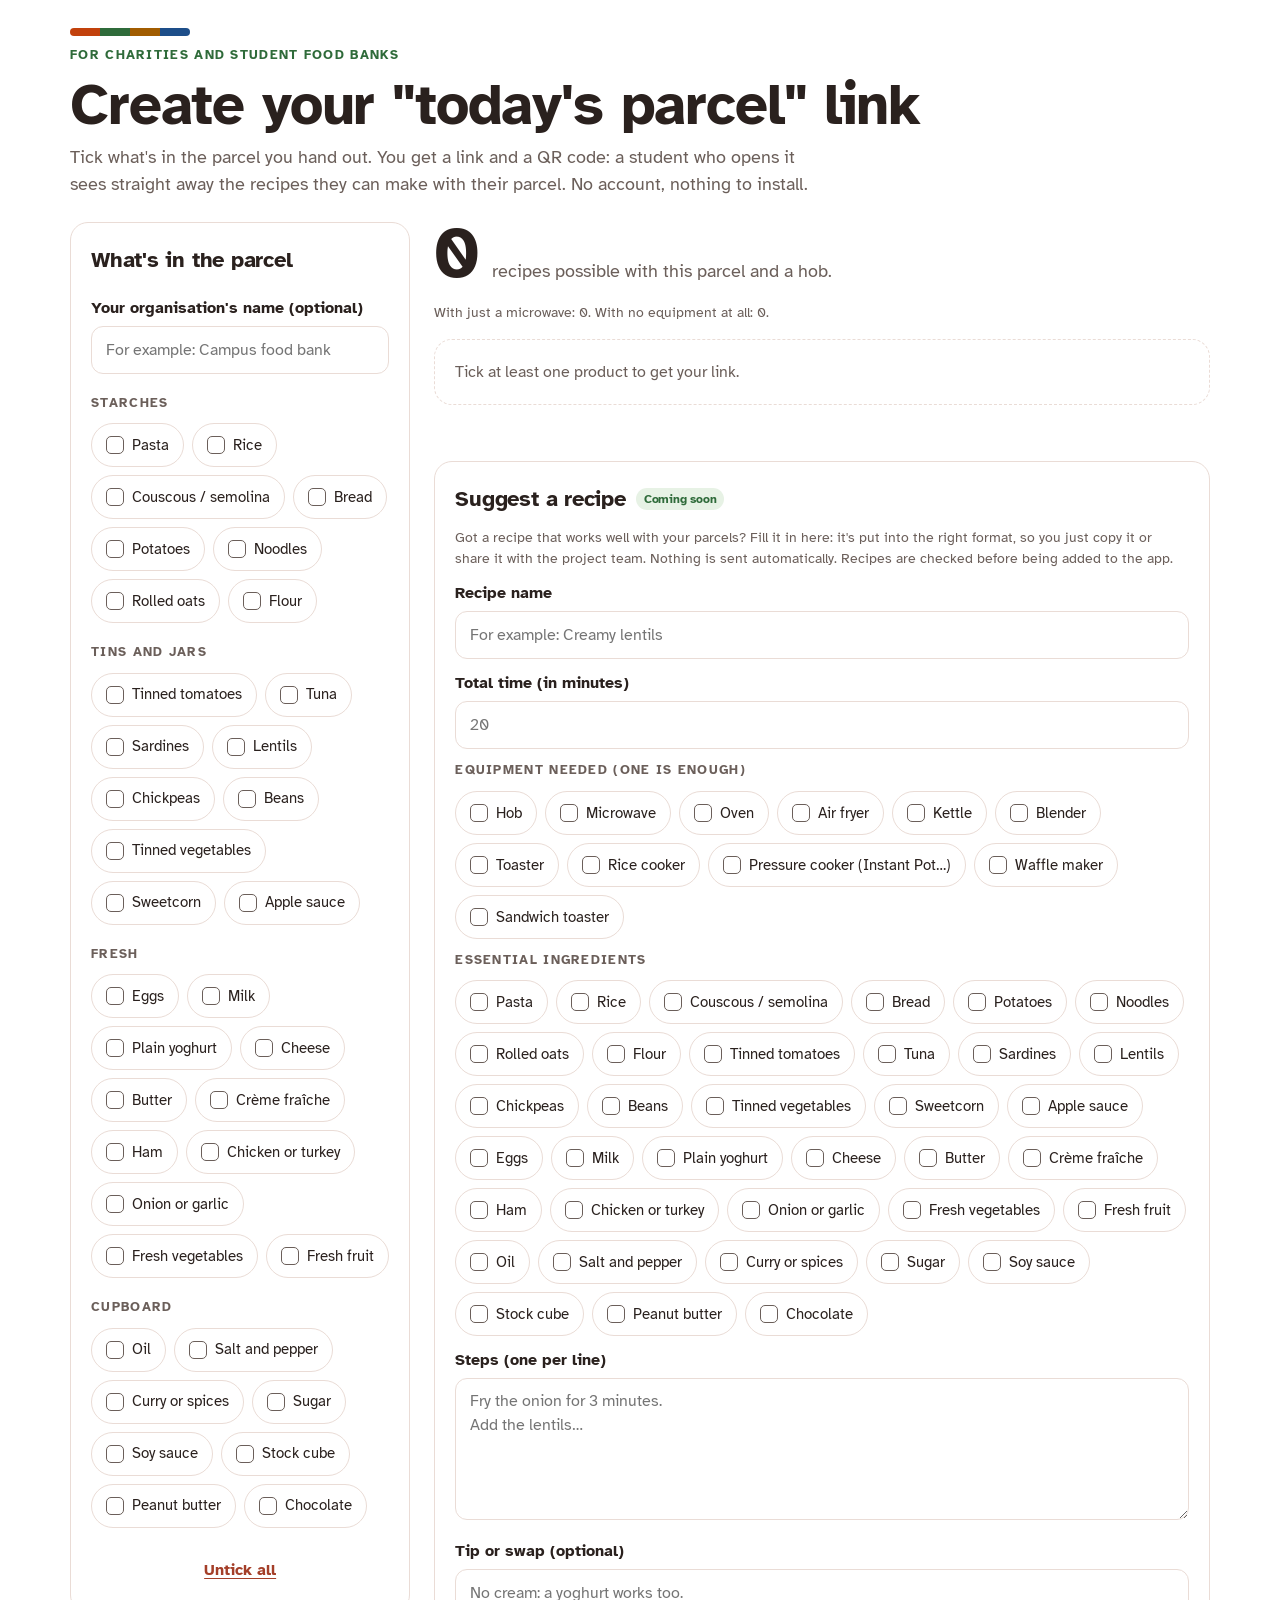
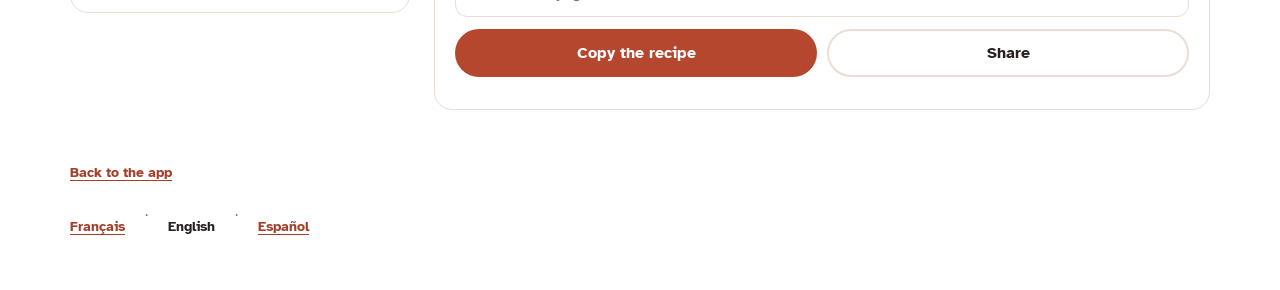
<file: asso.html>
<!DOCTYPE html>
<html lang="fr">
<head>
<meta charset="utf-8">
<meta name="viewport" content="width=device-width, initial-scale=1">
<title>Lien colis du jour</title>
<meta name="description" content="Pour les associations : crée un lien et un QR code qui pré-cochent le contenu de ton colis dans l'appli.">
<meta name="theme-color" content="#F4F5F0">
<script>try { var t = localStorage.getItem("colis-theme"); if (t === "light" || t === "dark") document.documentElement.setAttribute("data-theme", t); } catch (e) {}</script>
<link rel="icon" href="icons/icon.svg" type="image/svg+xml">
<link rel="preconnect" href="https://fonts.googleapis.com">
<link rel="preconnect" href="https://fonts.gstatic.com" crossorigin>
<link href="https://fonts.googleapis.com/css2?family=Bricolage+Grotesque:opsz,wght@12..96,600;12..96,800&family=Atkinson+Hyperlegible:wght@400;700&display=swap" rel="stylesheet">
<link rel="stylesheet" href="style.css?v=21">
</head>
<body class="asso-page">
<header class="top">
  <div class="stripe" aria-hidden="true"><span class="s-tomate"></span><span class="s-herbe"></span><span class="s-curry"></span><span class="s-nuit"></span></div>
  <p class="eyebrow">Pour les associations et épiceries solidaires</p>
  <h1>Crée ton lien « colis du jour »</h1>
  <p class="lead">Coche ce qu'il y a dans le colis que tu distribues. Tu obtiens un lien et un QR code : l'étudiant qui l'ouvre voit directement les recettes possibles avec son colis. Pas de compte, rien à installer.</p>
</header>

<main class="layout">
  <section class="pantry" aria-labelledby="compo-title">
    <h2 id="compo-title">Ce qu'il y a dans le colis</h2>
    <div>
      <label class="field-label" for="asso-name">Nom de ton association (facultatif)</label>
      <input class="field" id="asso-name" type="text" maxlength="40" placeholder="Par exemple : Épicerie solidaire du campus" autocomplete="organization">
    </div>
    <div id="asso-groups" class="stack-20"></div>
    <button type="button" class="link-btn" id="asso-clear">Tout décocher</button>
  </section>

  <section class="results" aria-labelledby="out-title">
    <h2 id="out-title" class="sr-only">Ton lien</h2>
    <div class="summary" aria-live="polite"><span class="big" id="asso-count">0</span><p id="asso-count-text">recettes possibles avec ce colis et une plaque de cuisson.</p></div>
    <p class="note" id="asso-micro"></p>

    <div class="out-card" id="out" hidden>
      <div class="qr" id="qr" role="img" aria-label="QR code du lien colis du jour"></div>
      <div class="out-main">
        <label class="field-label" for="asso-link">Le lien à envoyer aux étudiants</label>
        <input class="field" id="asso-link" type="text" readonly>
        <div class="actions">
          <button type="button" class="btn btn-pri" id="asso-copy"><span data-label>Copier le lien</span></button>
          <button type="button" class="btn btn-sec" id="asso-share"><span data-label>Partager</span></button>
          <button type="button" class="btn btn-sec" id="asso-print">Imprimer l'affiche</button>
          <a class="btn btn-sec" id="asso-test" href="#" target="_blank" rel="noopener">Tester le lien</a>
        </div>
        <p class="note">Le lien ne contient que la liste des produits et le nom de l'association. Rien n'est enregistré sur un serveur.</p>
      </div>
    </div>
    <p class="empty" id="out-empty">Coche au moins un produit pour obtenir ton lien.</p>

    <div id="asso-recipes"></div>

    <section class="propose" aria-labelledby="prop-title">
      <h2 id="prop-title">Proposer une recette <span class="tag">Bientôt</span></h2>
      <p class="note">Tu as une recette qui marche bien avec tes colis ? Remplis-la ici : elle est mise au bon format, tu n'as plus qu'à la copier ou la partager avec l'équipe du projet. Rien n'est envoyé automatiquement. Les recettes seront relues avant d'être ajoutées à l'appli.</p>
      <form id="prop-form" class="stack-12">
        <div><label class="field-label" for="prop-titre">Nom de la recette</label>
          <input class="field" id="prop-titre" type="text" maxlength="60" required placeholder="Par exemple : Lentilles à la crème"></div>
        <div><label class="field-label" for="prop-temps">Temps total (en minutes)</label>
          <input class="field" id="prop-temps" type="number" min="1" max="120" required inputmode="numeric" placeholder="20"></div>
        <fieldset><legend>Équipement nécessaire (un seul suffit)</legend><div class="chips" id="prop-equip"></div></fieldset>
        <fieldset><legend>Ingrédients indispensables</legend><div class="chips" id="prop-ings"></div></fieldset>
        <div><label class="field-label" for="prop-etapes">Étapes (une par ligne)</label>
          <textarea class="field" id="prop-etapes" rows="5" required placeholder="Fais revenir l'oignon 3 minutes.&#10;Ajoute les lentilles…"></textarea></div>
        <div><label class="field-label" for="prop-astuce">Astuce ou remplacement (facultatif)</label>
          <input class="field" id="prop-astuce" type="text" maxlength="160" placeholder="Pas de crème : un yaourt marche aussi."></div>
        <div class="actions">
          <button type="submit" class="btn btn-pri"><span data-label>Copier la recette</span></button>
          <button type="button" class="btn btn-sec" id="prop-share"><span data-label>Partager</span></button>
        </div>
        <p class="note" id="prop-msg" role="status"></p>
      </form>
    </section>
  </section>
</main>

<!-- Affiche imprimable (A4) -->
<section class="poster print-only" aria-hidden="true">
  <div class="stripe"><span class="s-tomate"></span><span class="s-herbe"></span><span class="s-curry"></span><span class="s-nuit"></span></div>
  <p class="poster-asso" id="poster-asso"></p>
  <h2 class="poster-title">Qu'est-ce que je cuisine avec mon colis ?</h2>
  <p class="poster-lead">Scanne avec ton téléphone : tu vois tout de suite les recettes que tu peux faire avec ce colis, même avec une seule plaque ou un micro-ondes.</p>
  <div class="poster-qr" id="poster-qr"></div>
  <p class="poster-count" id="poster-count"></p>
  <p class="poster-foot">Gratuit, sans compte, sans publicité.</p>
</section>

<footer>
  <p class="footer-links"><a href="./">Retour à l'appli</a></p>
  <p class="footer-links lang-links"><a href="#" data-lang="fr" lang="fr">Français</a> · <a href="#" data-lang="en" lang="en">English</a> · <a href="#" data-lang="es" lang="es">Español</a></p>
</footer>

<script src="lib/qrcode.js?v=21"></script>
<script src="asso.js?v=21"></script>
</body>
</html>
</file>
<file: style.css>
/* ---------- Couleurs et polices ---------- */
:root {
  --paper: #FFFFFF;
  --card: #FFFFFF;
  --band: #FDF0EB;
  --ink: #2A211E;
  --on-ink: #FFFFFF;
  --muted: #6B5F5A;
  --line: #EADCD6;
  --soft: #F5EDE9;
  --link: #A43F29;
  --brand: #B5472F;
  --brand-ink: #A43F29;
  --brand-tint: #FBE8E1;
  --shadow: 0 3px 14px rgba(90, 40, 25, 0.13);
  --tomate: #C2410C;
  --tomate-txt: #9A3412;
  --tomate-tint: #FDEDE4;
  --herbe: #2F6B3A;
  --herbe-txt: #2F6B3A;
  --herbe-tint: #E7F2E5;
  --curry: #A15C00;
  --curry-txt: #8A4F00;
  --curry-tint: #FCF1DA;
  --nuit: #1D4E89;
  --nuit-txt: #1D4E89;
  --nuit-tint: #E4EDF8;
  --ok: #2F6B3A;
  --warn: #8A4F00;
  color-scheme: light;
  --font-display: "Josefin Sans", "Atkinson Hyperlegible", system-ui, sans-serif;
  --font-script: "Caveat", "Segoe Script", cursive;
  --font-body: "Atkinson Hyperlegible", system-ui, -apple-system, "Segoe UI", sans-serif;
}
/* Mode sombre : automatique selon le téléphone, ou choisi dans le profil */
@media (prefers-color-scheme: dark) {
  :root:not([data-theme="light"]) {
    --paper: #16110F; --card: #221A17; --band: #261C19; --ink: #F3ECE9; --on-ink: #16110F; --muted: #BBAEA8; --line: #3B2F2B; --soft: #2C2320;
    --link: #F2A893; --brand: #B5472F; --brand-ink: #F2A893; --brand-tint: #3A231C; --shadow: 0 3px 14px rgba(0, 0, 0, 0.45);
    --tomate-txt: #FF9E73; --tomate-tint: #3A2117; --herbe-txt: #86CF93; --herbe-tint: #1D3121; --curry-txt: #F2B25C; --curry-tint: #352A14;
    --nuit-txt: #9CC0F0; --nuit-tint: #1A2738; --ok: #86CF93; --warn: #F2B25C;
    color-scheme: dark;
  }
}
:root[data-theme="dark"] {
  --paper: #16110F; --card: #221A17; --band: #261C19; --ink: #F3ECE9; --on-ink: #16110F; --muted: #BBAEA8; --line: #3B2F2B; --soft: #2C2320;
  --link: #F2A893; --brand: #B5472F; --brand-ink: #F2A893; --brand-tint: #3A231C; --shadow: 0 3px 14px rgba(0, 0, 0, 0.45);
  --tomate-txt: #FF9E73; --tomate-tint: #3A2117; --herbe-txt: #86CF93; --herbe-tint: #1D3121; --curry-txt: #F2B25C; --curry-tint: #352A14;
  --nuit-txt: #9CC0F0; --nuit-tint: #1A2738; --ok: #86CF93; --warn: #F2B25C;
  color-scheme: dark;
}
@media print {
  :root, :root[data-theme="dark"] {
    --paper: #FFFFFF; --card: #FFFFFF; --band: #FFFFFF; --ink: #1C1F1A; --on-ink: #FFFFFF; --muted: #535A50; --line: #D6D9CF; --soft: #F2F2F2;
    --link: #A43F29; --brand: #B5472F; --brand-ink: #A43F29; --brand-tint: #FBE8E1; --shadow: none;
    --tomate-txt: #9A3412; --tomate-tint: #FDEDE4; --herbe-txt: #2F6B3A; --herbe-tint: #E7F2E5; --curry-txt: #8A4F00; --curry-tint: #FCF1DA;
    --nuit-txt: #1D4E89; --nuit-tint: #E4EDF8; --ok: #2F6B3A; --warn: #8A4F00;
    color-scheme: light;
  }
}
* { box-sizing: border-box; }
html, body { margin: 0; }
body { background: var(--paper); color: var(--ink); font-family: var(--font-body); font-size: 16px; line-height: 1.5; }
button { font: inherit; color: inherit; }
:focus-visible { outline: 3px solid var(--link); outline-offset: 2px; }
.sr-only { position: absolute; width: 1px; height: 1px; overflow: hidden; clip: rect(0 0 0 0); white-space: nowrap; }
.stack-20 { display: flex; flex-direction: column; gap: 20px; }
.stack-12 { display: flex; flex-direction: column; gap: 12px; }

.top { padding: 28px 20px 8px; max-width: 1180px; margin: 0 auto; display: flex; flex-direction: column; gap: 10px; }
.stripe { display: flex; height: 8px; width: 120px; border-radius: 4px; overflow: hidden; }
.stripe span { flex: 1; }
.s-tomate { background: var(--tomate); } .s-herbe { background: var(--herbe); }
.s-curry { background: var(--curry); } .s-nuit { background: var(--nuit); }
h1 { font-family: var(--font-display); font-weight: 800; font-size: clamp(34px, 6vw, 58px); line-height: 1; letter-spacing: -0.02em; margin: 0; text-wrap: balance; }
.lead { margin: 0; color: var(--muted); font-size: 18px; max-width: 62ch; }

.layout { max-width: 1180px; margin: 0 auto; padding: 16px 20px 40px; display: flex; flex-wrap: wrap; gap: 24px; align-items: flex-start; }
.pantry { flex: 1 1 340px; min-width: 0; max-width: 460px; background: var(--card); border: 1px solid var(--line); border-radius: 18px; padding: 20px; display: flex; flex-direction: column; gap: 20px; }
@media (max-width: 880px) { .pantry { max-width: none; } }
.results { flex: 999 1 480px; min-width: 0; display: flex; flex-direction: column; gap: 16px; }

.pantry-head { display: flex; justify-content: space-between; align-items: baseline; gap: 12px; flex-wrap: wrap; }
h2 { font-family: var(--font-display); font-weight: 800; font-size: 22px; margin: 0; letter-spacing: -0.01em; }
.link-btn { background: none; border: 0; padding: 6px 0; color: var(--link); font-weight: 700; text-decoration: underline; text-underline-offset: 3px; cursor: pointer; min-height: 44px; }
fieldset { border: 0; margin: 0; padding: 0; display: flex; flex-direction: column; gap: 10px; }

/* Groupes repliables du garde-manger */
.group { border-bottom: 1px solid var(--line); padding-bottom: 14px; }
.group:last-child { border-bottom: 0; padding-bottom: 0; }
.group-head { list-style: none; cursor: pointer; display: grid; grid-template-columns: 1fr auto auto; align-items: center; column-gap: 10px; min-height: 44px; }
.group-head::-webkit-details-marker { display: none; }
.group-title { font-size: 13px; font-weight: 700; letter-spacing: 0.1em; text-transform: uppercase; color: var(--muted); }
.group-count { font-size: 14px; font-weight: 700; color: var(--ink); background: var(--soft); border-radius: 999px; padding: 2px 10px; font-variant-numeric: tabular-nums; }
.group-head svg { color: var(--muted); transition: transform .2s; }
.group[open] .group-head svg { transform: rotate(180deg); }
.group-names { grid-column: 1 / -1; font-size: 15px; color: var(--ink); overflow: hidden; text-overflow: ellipsis; white-space: nowrap; }
.group[open] .group-names { display: none; }
.group fieldset { padding-top: 8px; }

/* Boutons */
.btn { display: inline-flex; align-items: center; justify-content: center; gap: 8px; min-height: 48px; padding: 10px 18px; border-radius: 999px; font-weight: 700; font-size: 16px; cursor: pointer; border: 2px solid transparent; }
.btn-pri { background: var(--brand); color: #FFFFFF; }
.btn-color, .cook-nav .btn-pri, .feedback .btn { color: #FFFFFF; }
.btn-sec { background: var(--card); color: var(--ink); border-color: var(--line); }
.btn:disabled { opacity: .4; cursor: default; }
.actions { grid-column: 1 / -1; display: flex; flex-wrap: wrap; gap: 10px; }
.actions .btn { flex: 1 1 160px; }

/* Mode cuisine */
.cook { border: 0; padding: 0; width: 100%; max-width: 720px; max-height: 100%; border-radius: 24px; background: var(--paper); color: var(--ink); }
.cook::backdrop { background: rgba(28, 31, 26, 0.6); }
.cook-inner { display: flex; flex-direction: column; gap: 18px; padding: 20px 20px calc(20px + env(safe-area-inset-bottom)); min-height: min(640px, 100%); }
.cook-top { display: flex; justify-content: space-between; align-items: center; gap: 12px; }
.cook-progress { margin: 0; font-weight: 700; font-size: 16px; color: var(--muted); }
.cook-close { width: 48px; height: 48px; border-radius: 999px; border: 1.5px solid var(--line); background: var(--card); display: flex; align-items: center; justify-content: center; cursor: pointer; }
.cook-bar { display: flex; gap: 6px; }
.cook-bar span { flex: 1; height: 8px; border-radius: 4px; background: var(--line); }
.cook-bar span.on { background: var(--accent); }
.cook-title { font-size: clamp(24px, 6vw, 32px); line-height: 1.1; text-wrap: balance; }
.cook-step { flex: 1; min-height: 0; overflow-y: auto; display: flex; flex-direction: column; justify-content: safe center; gap: 14px; }
.cook-text { margin: 0; font-size: clamp(26px, 7vw, 36px); line-height: 1.3; font-weight: 700; text-wrap: pretty; }
.cook-lead { margin: 0; font-size: 20px; font-weight: 700; }
.cook-ings { margin: 0; padding: 0; list-style: none; display: flex; flex-direction: column; gap: 10px; }
.cook-ings li { display: flex; align-items: center; gap: 12px; font-size: clamp(18px, 5vw, 22px); background: var(--card); border-radius: 14px; padding: 12px 16px; }
.cook-ings svg { color: var(--accent); flex-shrink: 0; }
.cook-extra { margin: 0; font-size: 17px; color: var(--muted); }
.cook-wake { margin: 0; font-size: 14px; color: var(--muted); }
.cook-nav { display: grid; grid-template-columns: 1fr 2fr; gap: 10px; }
.cook-nav .btn { min-height: 60px; font-size: 18px; }
.cook-nav .btn-pri { background: var(--accent); }
/* Secours pour les navigateurs qui ne connaissent pas <dialog> (anciennes tablettes) */
dialog:not([open]) { display: none; }
.cook.dlg-fallback { position: fixed; inset: 0; z-index: 100; display: block; margin: 0; width: 100%; height: 100%; max-width: none; max-height: none; border-radius: 0; overflow: auto; }
.cook.dlg-fallback .cook-inner { height: 100%; min-height: 0; max-width: 720px; margin: 0 auto; }
.version { white-space: nowrap; font-size: 13px; }

@media (max-width: 880px) {
  .cook { max-width: none; width: 100%; height: 100%; max-height: none; margin: 0; border-radius: 0; }
  .cook-inner { height: 100%; min-height: 0; gap: 14px; padding-top: calc(16px + env(safe-area-inset-top)); }
  .cook-nav .btn { min-height: 56px; }
}
.chips { display: flex; flex-wrap: wrap; gap: 8px; }
.chip { position: relative; }
.chip input { position: absolute; opacity: 0; width: 1px; height: 1px; }
.chip label { display: inline-flex; align-items: center; gap: 8px; min-height: 44px; padding: 8px 14px; border: 1.5px solid var(--line); border-radius: 999px; background: var(--card); cursor: pointer; font-size: 15px; user-select: none; transition: background .15s, border-color .15s; }
.chip label::before { content: ""; width: 16px; height: 16px; border-radius: 5px; border: 1.5px solid var(--muted); flex-shrink: 0; background: var(--card); }
.chip input:checked + label { background: var(--brand); border-color: var(--brand); color: #FFFFFF; font-weight: 700; }
.chip input:checked + label::before { border-color: #FFFFFF; background: #FFFFFF url("data:image/svg+xml,%3Csvg xmlns='http://www.w3.org/2000/svg' viewBox='0 0 24 24' fill='none' stroke='%23B5472F' stroke-width='3.5' stroke-linecap='round' stroke-linejoin='round'%3E%3Cpath d='M5 12l5 5L19 7'/%3E%3C/svg%3E") center / 12px no-repeat; }
.chip input:focus-visible + label { outline: 3px solid var(--link); outline-offset: 2px; }
.note { margin: 0; font-size: 14px; color: var(--muted); }

.summary { display: flex; align-items: baseline; gap: 14px; flex-wrap: wrap; }
.big { font-family: var(--font-display); font-weight: 800; font-size: clamp(44px, 7vw, 72px); line-height: 0.9; letter-spacing: -0.03em; font-variant-numeric: tabular-nums; }
.summary p { margin: 0; font-size: 18px; color: var(--muted); max-width: 40ch; }

.recipe { background: var(--card); border: 1px solid var(--line); border-radius: 18px; overflow: hidden; }
.recipe[data-state="later"] { background: transparent; border-style: dashed; }
.recipe summary { list-style: none; cursor: pointer; display: flex; gap: 16px; align-items: stretch; padding: 0; min-height: 44px; }
.recipe summary::-webkit-details-marker { display: none; }
.bar { width: 10px; flex-shrink: 0; }
.recipe-main { flex: 1; min-width: 0; padding: 16px 16px 16px 0; display: flex; flex-direction: column; gap: 8px; }
.recipe h3 { font-family: var(--font-display); font-weight: 800; font-size: 21px; line-height: 1.15; margin: 0; text-wrap: balance; }
.meta { display: flex; flex-wrap: wrap; gap: 8px; font-size: 14px; color: var(--muted); }
.meta span { display: inline-flex; align-items: center; gap: 6px; }
.pill { display: inline-flex; align-items: center; gap: 6px; font-size: 14px; font-weight: 700; padding: 4px 10px; border-radius: 999px; width: fit-content; }
.pill.ok { background: var(--herbe-tint); color: var(--ok); }
.pill.miss { background: var(--curry-tint); color: var(--warn); }
.pill.eq { background: var(--soft); color: var(--muted); }
.chev { align-self: center; margin-right: 16px; transition: transform .2s; flex-shrink: 0; display: flex; }
details[open] .chev { transform: rotate(180deg); }
.recipe-body { padding: 0 20px 20px 26px; display: grid; grid-template-columns: repeat(auto-fit, minmax(min(240px, 100%), 1fr)); gap: 20px; }
.recipe-body h4 { margin: 0 0 8px; font-size: 13px; letter-spacing: 0.1em; text-transform: uppercase; }
.recipe-body ul, .recipe-body ol { margin: 0; padding: 0; list-style: none; display: flex; flex-direction: column; gap: 8px; }
.ing { display: flex; gap: 10px; align-items: flex-start; }
.ing .mark { width: 20px; height: 20px; border-radius: 999px; flex-shrink: 0; margin-top: 2px; display: flex; align-items: center; justify-content: center; font-size: 12px; font-weight: 700; }
.ing.have .mark { background: var(--herbe-tint); color: var(--ok); }
.ing.missing .mark { background: var(--curry-tint); color: var(--warn); }
.ing.missing { color: var(--warn); }
.step { display: flex; gap: 12px; }
.step b { width: 26px; height: 26px; border-radius: 999px; color: #FFFFFF; display: flex; align-items: center; justify-content: center; font-size: 14px; flex-shrink: 0; }
.swap { grid-column: 1 / -1; border-radius: 12px; padding: 12px 16px; font-size: 15px; margin: 0; }
.later-title { font-family: var(--font-display); font-weight: 800; font-size: 18px; margin: 12px 0 0; color: var(--muted); }
.empty { background: var(--card); border: 1px dashed var(--line); border-radius: 18px; padding: 20px; color: var(--muted); margin: 0; }

/* Téléphone : barre « Voir mes recettes » en bas, lien de retour en haut des résultats. */
.results { scroll-margin-top: 12px; outline: none; }
.pantry { scroll-margin-top: 12px; }
.back-link, .jump-bar { display: none; }
@media (max-width: 880px) {
  body { padding-bottom: calc(88px + env(safe-area-inset-bottom)); }
  .back-link { display: inline-flex; align-items: center; gap: 6px; min-height: 44px; width: fit-content; color: var(--link); font-weight: 700; text-decoration: underline; text-underline-offset: 3px; }
  .jump-bar { display: block; position: fixed; left: 0; right: 0; bottom: 0; z-index: 10; padding: 12px 16px calc(12px + env(safe-area-inset-bottom)); background: linear-gradient(to top, var(--paper) 70%, transparent); transition: transform .25s, opacity .25s; }
  .jump-bar.is-hidden { transform: translateY(110%); opacity: 0; pointer-events: none; }
  .jump-btn { display: flex; align-items: center; justify-content: center; gap: 10px; min-height: 56px; max-width: 520px; margin: 0 auto; border-radius: 999px; background: var(--ink); color: var(--on-ink); font-weight: 700; font-size: 18px; text-decoration: none; box-shadow: 0 6px 20px rgba(28, 31, 26, 0.25); }
  .jump-btn .n { font-family: var(--font-display); font-weight: 800; font-size: 22px; font-variant-numeric: tabular-nums; }
  .jump-btn.bump { animation: bump .3s ease-out; }
}
@keyframes bump { 50% { transform: scale(1.04); } }
@media (prefers-reduced-motion: no-preference) { html { scroll-behavior: smooth; } }

/* Recherche d'ingrédient */
.search { display: flex; align-items: center; gap: 10px; border: 1.5px solid var(--line); border-radius: 999px; padding: 0 16px; background: var(--paper); color: var(--muted); }
.search:focus-within { border-color: var(--link); outline: 3px solid var(--link); outline-offset: 1px; }
.search input { flex: 1; min-width: 0; min-height: 46px; border: 0; background: transparent; font: inherit; font-size: 16px; color: var(--ink); outline: none; }
.chip[hidden], .group[hidden] { display: none; }

/* Bandeau « colis du jour » */
.banner { display: flex; align-items: center; justify-content: space-between; gap: 12px; flex-wrap: wrap; background: var(--herbe-tint); color: var(--ink); border-radius: 14px; padding: 8px 16px; }
.banner p { margin: 0; flex: 1 1 200px; }
.banner[hidden] { display: none; }

/* Onglets Toutes / Favoris */
.view-tabs { display: flex; gap: 8px; flex-wrap: wrap; }
.tab { display: inline-flex; align-items: center; gap: 6px; min-height: 44px; padding: 8px 16px; border-radius: 999px; border: 1.5px solid var(--line); background: var(--card); font-weight: 700; cursor: pointer; }
.tab[aria-pressed="true"] { background: var(--brand); border-color: var(--brand); color: #FFFFFF; }
.fav-mark { display: inline-flex; vertical-align: -2px; margin-right: 6px; color: var(--curry-txt); }
.fav-mark svg { fill: currentColor; }
.btn-fav[aria-pressed="true"] { background: var(--curry-tint); border-color: var(--curry); color: var(--curry-txt); }
.btn-fav[aria-pressed="true"] svg { fill: currentColor; }

/* Avis */
.feedback { margin-top: 12px; background: var(--nuit-tint); border-radius: 18px; padding: 18px 20px; display: flex; flex-wrap: wrap; align-items: center; gap: 12px 20px; }
.feedback p { margin: 0; flex: 1 1 260px; }
.feedback .btn { background: var(--nuit); text-decoration: none; }
[data-avis][hidden] { display: none; }

/* Minuteur du mode cuisine */
.cook-timer { display: flex; align-items: center; gap: 10px; background: var(--card); border: 2px solid var(--accent); border-radius: 999px; padding: 4px 8px 4px 16px; font-weight: 700; font-size: 22px; font-variant-numeric: tabular-nums; width: fit-content; }
.cook-timer[hidden] { display: none; }
.cook-timer svg { color: var(--accent); }
.cook-timer .link-btn { font-size: 16px; padding: 6px 10px; }
.cook-timer.done { background: var(--accent); color: #FFFFFF; animation: pulse 1s ease-in-out infinite; }
.cook-timer.done svg, .cook-timer.done .link-btn { color: #FFFFFF; }
@keyframes pulse { 50% { box-shadow: 0 0 0 8px var(--accent-tint); } }
.cook-timer-btn { align-self: flex-start; }

footer { max-width: 1180px; margin: 0 auto; padding: 0 20px 32px; font-size: 14px; color: var(--muted); }
footer p { margin: 0 0 10px; }
.footer-links { display: flex; flex-wrap: wrap; gap: 4px 20px; }
.footer-links a, .privacy summary { color: var(--link); font-weight: 700; text-underline-offset: 3px; display: inline-flex; align-items: center; min-height: 44px; }
.privacy summary { cursor: pointer; text-decoration: underline; }
.privacy p { max-width: 70ch; }

/* Impression */
.print-only { display: none; }
@media print {
  @page { size: A4; margin: 15mm; }
  body { background: #FFFFFF; padding: 0 !important; font-size: 12pt; }
  .pantry, .jump-bar, .back-link, .actions, .view-tabs, .feedback, footer, .cook, .chev, #regime-note { display: none !important; }
  .layout { display: block; padding: 0; }
  .recipe { break-inside: avoid; border-color: #999999; }
  body.print-one .top, body.print-one .summary, body.print-one .later-title, body.print-one .empty, body.print-one #list > details:not(.print-target) { display: none !important; }
  body.print-one .print-target { border: 0; }
  body.print-one .print-target .recipe-body { grid-template-columns: 1fr 1.6fr; }
  .print-only { display: block; }
  .print-foot { grid-column: 1 / -1; margin: 0; font-size: 10pt; color: #444444; }
  .step b, .bar, .swap { -webkit-print-color-adjust: exact; print-color-adjust: exact; }
}
@media (prefers-reduced-motion: reduce) { * { transition: none !important; } }

/* Page associations */
.eyebrow { margin: 0; font-size: 13px; font-weight: 700; letter-spacing: 0.1em; text-transform: uppercase; color: var(--herbe-txt); }
.field-label { display: block; font-weight: 700; margin-bottom: 6px; }
.field { width: 100%; min-height: 48px; border: 1.5px solid var(--line); border-radius: 12px; padding: 10px 14px; font: inherit; font-size: 16px; background: var(--card); color: var(--ink); }
.field:focus { outline: 3px solid var(--link); outline-offset: 1px; border-color: var(--link); }
.asso-page fieldset legend { font-size: 13px; font-weight: 700; letter-spacing: 0.1em; text-transform: uppercase; color: var(--muted); padding: 0; margin-bottom: 10px; }
.out-card { background: var(--card); border: 1px solid var(--line); border-radius: 18px; padding: 20px; display: flex; flex-wrap: wrap; gap: 20px; align-items: flex-start; }
.out-card[hidden] { display: none; }
.qr { width: 180px; flex-shrink: 0; background: #FFFFFF; border-radius: 12px; }
.qr svg { display: block; width: 100%; height: auto; }
.out-main { flex: 1 1 260px; min-width: 0; display: flex; flex-direction: column; gap: 12px; }
.out-main .btn { text-decoration: none; }
.recipe-names { margin: 8px 0 0; padding: 0; list-style: none; display: flex; flex-direction: column; gap: 6px; }
.recipe-names li { background: var(--card); border: 1px solid var(--line); border-radius: 12px; padding: 10px 14px; font-weight: 700; }
.recipe-names span { font-weight: 400; color: var(--muted); }
.poster { text-align: center; }
.asso-page .jump-bar { display: none !important; }
.asso-page { padding-bottom: 0 !important; }
@media print {
  body.asso-page > *:not(.poster) { display: none !important; }
  .poster { display: flex !important; flex-direction: column; align-items: center; gap: 8mm; padding-top: 10mm; }
  .poster .stripe { width: 60mm; height: 4mm; -webkit-print-color-adjust: exact; print-color-adjust: exact; }
  .poster-asso { margin: 0; font-size: 18pt; font-weight: 700; color: #2F6B3A; }
  .poster-title { margin: 0; font-family: var(--font-display); font-weight: 800; font-size: 40pt; line-height: 1.05; max-width: 160mm; }
  .poster-lead { margin: 0; font-size: 16pt; max-width: 150mm; }
  .poster-qr { width: 110mm; }
  .poster-qr svg { width: 100%; height: auto; display: block; }
  .poster-count { margin: 0; font-size: 18pt; font-weight: 700; }
  .poster-foot { margin: 0; font-size: 12pt; color: #444444; }
}

/* ---------- Barre du haut ---------- */
.appbar { position: sticky; top: 0; z-index: 20; background: var(--paper); border-bottom: 1px solid var(--line); }
.appbar-inner { max-width: 1180px; margin: 0 auto; padding: 6px 12px; padding-top: calc(6px + env(safe-area-inset-top)); display: flex; align-items: center; gap: 4px; }
.appbar-title { flex: 1; min-width: 0; font-family: var(--font-display); font-weight: 800; font-size: 18px; margin: 0 6px; white-space: nowrap; overflow: hidden; text-overflow: ellipsis; }
.icon-btn { position: relative; width: 48px; height: 48px; flex-shrink: 0; border-radius: 999px; border: 0; background: transparent; color: var(--ink); display: inline-flex; align-items: center; justify-content: center; cursor: pointer; text-decoration: none; }
.icon-btn:hover { background: var(--soft); }
.badge { position: absolute; top: 4px; right: 2px; min-width: 20px; height: 20px; padding: 0 6px; border-radius: 999px; background: var(--tomate); color: #FFFFFF; font-size: 12px; font-weight: 700; display: inline-flex; align-items: center; justify-content: center; font-variant-numeric: tabular-nums; }
.badge[hidden] { display: none; }

/* ---------- Menu latéral ---------- */
.drawer { margin: 0; padding: 0; border: 0; width: min(360px, 88vw); max-width: none; height: 100%; max-height: none; background: var(--card); color: var(--ink); box-shadow: 8px 0 30px rgba(0, 0, 0, 0.25); }
.drawer::backdrop, .sheet::backdrop { background: rgba(12, 14, 11, 0.55); }
.drawer[open] { animation: slide-in .22s ease-out; }
@keyframes slide-in { from { transform: translateX(-100%); } }
.drawer-inner { display: flex; flex-direction: column; gap: 22px; padding: 16px 16px calc(24px + env(safe-area-inset-bottom)); padding-top: calc(16px + env(safe-area-inset-top)); min-height: 100%; }
.drawer-head { display: flex; align-items: center; justify-content: space-between; }
.drawer-section { display: flex; flex-direction: column; gap: 4px; }
.drawer-section > h3 { margin: 0 0 6px 12px; font-size: 13px; font-weight: 700; letter-spacing: 0.1em; text-transform: uppercase; color: var(--muted); }
.menu-item { display: flex; align-items: center; gap: 14px; width: 100%; min-height: 50px; padding: 8px 12px; border: 0; border-radius: 12px; background: transparent; color: var(--ink); font-size: 16px; font-weight: 700; text-align: left; text-decoration: none; cursor: pointer; }
.menu-item:hover { background: var(--soft); }
.menu-item svg { color: var(--muted); flex-shrink: 0; }
.menu-item .count { margin-left: auto; font-size: 14px; color: var(--muted); font-variant-numeric: tabular-nums; }
.segmented { display: grid; grid-template-columns: repeat(3, 1fr); gap: 4px; background: var(--soft); border-radius: 14px; padding: 4px; margin: 0 4px; }
.segmented input { position: absolute; opacity: 0; width: 1px; height: 1px; }
.segmented label { display: flex; align-items: center; justify-content: center; min-height: 44px; border-radius: 10px; font-weight: 700; font-size: 15px; cursor: pointer; }
.segmented input:checked + label { background: var(--card); box-shadow: 0 1px 4px rgba(0, 0, 0, 0.15); }
.segmented input:focus-visible + label { outline: 3px solid var(--link); }
.drawer .chips { padding: 0 4px; }
.drawer-foot { margin-top: auto; padding: 0 12px; font-size: 13px; color: var(--muted); }

/* ---------- Panneaux (liste de courses, conservation, scanner) ---------- */
.sheet { border: 0; padding: 0; width: min(560px, 100%); max-height: min(90vh, 100%); border-radius: 24px; background: var(--paper); color: var(--ink); }
.sheet-inner { display: flex; flex-direction: column; gap: 16px; padding: 20px; }
.sheet-head { display: flex; align-items: center; justify-content: space-between; gap: 12px; }
.sheet-head h2 { font-size: 24px; }
@media (max-width: 880px) {
  .sheet { width: 100%; max-width: none; margin: auto 0 0; max-height: 92vh; border-radius: 24px 24px 0 0; }
  .sheet[open] { animation: sheet-up .22s ease-out; }
  .sheet-inner { padding-bottom: calc(20px + env(safe-area-inset-bottom)); }
}
@keyframes sheet-up { from { transform: translateY(100%); } }
.dlg-fallback { position: fixed; inset: 0; z-index: 100; display: block; margin: 0; width: 100%; height: 100%; max-width: none; max-height: none; border-radius: 0; overflow: auto; }
.drawer.dlg-fallback { width: min(360px, 88vw); }

/* Liste de courses */
.shop-add { display: flex; gap: 8px; }
.shop-add .field { flex: 1; min-width: 0; }
.shop-list { margin: 0; padding: 0; list-style: none; display: flex; flex-direction: column; gap: 8px; }
.shop-item { display: flex; align-items: center; gap: 8px; background: var(--card); border: 1px solid var(--line); border-radius: 14px; padding: 4px 4px 4px 14px; }
.shop-item label { flex: 1; min-width: 0; display: flex; align-items: center; gap: 12px; min-height: 44px; cursor: pointer; }
.shop-item input { width: 22px; height: 22px; accent-color: var(--herbe); flex-shrink: 0; }
.shop-item.done label span { text-decoration: line-through; color: var(--muted); }
.shop-item .from { display: block; font-size: 13px; color: var(--muted); }
.sheet-actions { display: flex; flex-wrap: wrap; gap: 8px; }
.sheet-actions .btn { flex: 1 1 160px; }

/* Conservation */
.tips { display: flex; flex-direction: column; gap: 10px; }
.tip { background: var(--card); border: 1px solid var(--line); border-radius: 14px; padding: 14px 16px; }
.tip h3 { margin: 0 0 4px; font-size: 17px; display: flex; align-items: center; gap: 8px; flex-wrap: wrap; }
.tip p { margin: 0; }
.tag { font-size: 12px; font-weight: 700; padding: 2px 8px; border-radius: 999px; background: var(--herbe-tint); color: var(--herbe-txt); }

/* Scanner */
.scan-video { position: relative; width: 100%; aspect-ratio: 4 / 3; background: #000000; border-radius: 16px; overflow: hidden; }
.scan-video video { width: 100%; height: 100%; object-fit: cover; display: block; }
.scan-video::after { content: ""; position: absolute; left: 10%; right: 10%; top: 30%; bottom: 30%; border: 3px solid rgba(255, 255, 255, 0.9); border-radius: 12px; box-shadow: 0 0 0 999px rgba(0, 0, 0, 0.35); }
.scan-status { margin: 0; font-weight: 700; min-height: 1.5em; }
.scan-found { margin: 0; padding: 0; list-style: none; display: flex; flex-direction: column; gap: 6px; }
.scan-found li { background: var(--card); border: 1px solid var(--line); border-radius: 12px; padding: 10px 14px; display: flex; gap: 10px; align-items: flex-start; }
.scan-found .ok { color: var(--ok); font-weight: 700; }
.scan-found .ko { color: var(--warn); font-weight: 700; }
.scan-found small { display: block; color: var(--muted); }

/* ---------- Cartes : illustration, nutrition, idée au hasard ---------- */
.thumb { width: 64px; height: 64px; border-radius: 16px; flex-shrink: 0; align-self: center; display: flex; align-items: center; justify-content: center; }
.thumb svg { width: 40px; height: 40px; }
.recipe summary { gap: 14px; }
.recipe .bar { width: 8px; }
.nutri { grid-column: 1 / -1; display: flex; flex-wrap: wrap; gap: 8px; align-items: center; margin: 0; }
.nutri-item { background: var(--soft); border-radius: 12px; padding: 6px 12px; font-size: 14px; }
.nutri-item b { font-size: 16px; font-variant-numeric: tabular-nums; }
.nutri-note { flex-basis: 100%; font-size: 13px; color: var(--muted); margin: 0; }
.pill.prot { background: var(--nuit-tint); color: var(--nuit-txt); }
.pills { display: flex; flex-wrap: wrap; gap: 6px; }
.results-tools { display: flex; flex-wrap: wrap; gap: 8px; justify-content: space-between; align-items: center; }
.recipe.flash { animation: flash-card 1.2s ease-out; }
@keyframes flash-card { 0% { box-shadow: 0 0 0 4px var(--link); } 100% { box-shadow: 0 0 0 0 transparent; } }
.toast { position: fixed; left: 50%; bottom: calc(96px + env(safe-area-inset-bottom)); transform: translateX(-50%); z-index: 200; background: var(--ink); color: var(--on-ink); padding: 12px 18px; border-radius: 999px; font-weight: 700; box-shadow: 0 6px 20px rgba(0, 0, 0, 0.25); max-width: calc(100% - 32px); text-align: center; }
.toast[hidden] { display: none; }
@media (min-width: 881px) { .toast { bottom: 24px; } }
@media print { .appbar, .thumb, .toast, .nutri-note { display: none !important; } }
@media (max-width: 420px) { .thumb { width: 52px; height: 52px; } .thumb svg { width: 32px; height: 32px; } }
.scan-video[hidden] { display: none; }
.propose { margin-top: 24px; background: var(--card); border: 1px solid var(--line); border-radius: 18px; padding: 20px; display: flex; flex-direction: column; gap: 12px; }
.propose h2 { display: flex; align-items: center; gap: 10px; flex-wrap: wrap; }
textarea.field { resize: vertical; line-height: 1.5; }
@media print { .propose { display: none !important; } }
@media (max-width: 560px) {
  .recipe .actions { display: grid; grid-template-columns: repeat(2, minmax(0, 1fr)); gap: 8px; }
  html[data-text="tres-grand"] .recipe .actions { grid-template-columns: minmax(0, 1fr); }
  .recipe .actions .btn { font-size: 15px; padding: 8px 10px; min-height: 48px; min-width: 0; text-align: center; }
  .recipe .actions .btn-color { grid-column: 1 / -1; font-size: 16px; }
}
.note a, .sheet a { color: var(--link); font-weight: 700; }
.scan-controls { display: flex; flex-wrap: wrap; gap: 8px; justify-content: space-between; align-items: center; }
.scan-controls[hidden] { display: none; }
.scan-controls .zoom { display: flex; gap: 6px; }
.scan-controls .tab { min-width: 56px; justify-content: center; }
.scan-found li { align-items: center; }
.scan-pic { width: 64px; height: 64px; flex-shrink: 0; border-radius: 10px; object-fit: contain; background: #FFFFFF; border: 1px solid var(--line); }
.scan-pic-empty { display: flex; align-items: center; justify-content: center; font-size: 22px; font-weight: 700; background: var(--soft); color: var(--muted); }
.scan-txt { min-width: 0; }
/* Photos des recettes et des ingrédients (quand elles existent) */
.thumb-photo { object-fit: cover; padding: 0; }
.recipe-photo { grid-column: 1 / -1; margin: 0; }
.recipe-photo img { display: block; width: 100%; max-height: 280px; object-fit: cover; border-radius: 14px; }
.recipe-photo figcaption { font-size: 12px; color: var(--muted); margin-top: 4px; }
.cook-photo { width: 100%; max-height: 180px; object-fit: cover; border-radius: 14px; flex-shrink: 0; }
.chip-pic { width: 28px; height: 28px; border-radius: 999px; object-fit: cover; margin: -4px 0; }
.chip input:checked + label .chip-pic { outline: 2px solid var(--on-ink); }
.credits { margin: 0 0 10px; padding-left: 18px; font-size: 13px; }
.credits a { color: var(--link); }
/* Mode cuisine sur grand écran : la fenêtre tient toujours dans l'écran, les boutons restent visibles */
@media (min-width: 881px) {
  .cook { max-height: calc(100vh - 32px); }
  .cook-inner { height: min(720px, calc(100vh - 32px)); min-height: 0; }
}
@media (max-height: 760px) { .cook-photo { max-height: 110px; } }

/* Accueil plus court sur téléphone */
.lead-short { display: none; }
@media (max-width: 560px) {
  .top { padding: 14px 16px 2px; gap: 6px; }
  .top .stripe { display: none; }
  h1 { font-size: 28px; }
  .lead { font-size: 16px; }
  .lead-long { display: none; }
  .lead-short { display: inline; }
  .layout { padding-top: 10px; }
}

/* Recherche de recette, portions, filtres */
.recipe-tools { display: flex; flex-wrap: wrap; gap: 10px; align-items: center; }
.recipe-search { flex: 1 1 240px; min-width: 0; background: var(--card); }
.portions { display: inline-flex; align-items: center; gap: 4px; background: var(--soft); border-radius: 999px; padding: 4px; }
.portions-label { font-weight: 700; font-size: 14px; padding: 0 6px 0 8px; color: var(--muted); }
.portions input { position: absolute; opacity: 0; width: 1px; height: 1px; }
.portions label { min-width: 38px; min-height: 40px; display: inline-flex; align-items: center; justify-content: center; border-radius: 999px; font-weight: 700; cursor: pointer; }
.portions input:checked + label { background: var(--ink); color: var(--on-ink); }
.portions input:focus-visible + label { outline: 3px solid var(--link); outline-offset: 2px; }
.filters { display: flex; gap: 8px; overflow-x: auto; padding-bottom: 2px; scrollbar-width: none; }
.filters::-webkit-scrollbar { display: none; }
.tab-sm { min-height: 40px; padding: 6px 14px; font-size: 14px; white-space: nowrap; flex-shrink: 0; }
.filter-note { display: flex; flex-wrap: wrap; align-items: center; gap: 4px 12px; }
.filter-note[hidden] { display: none; }
.filter-note .link-btn { min-height: 32px; padding: 0; }
.step-note { margin-top: 10px; }

/* Premier lancement */
.welcome .sheet-inner { gap: 14px; }
.welcome h2 { font-size: 24px; text-wrap: balance; }
.welcome-bar span.on { background: var(--brand); }
.welcome-choices { display: flex; flex-direction: column; gap: 10px; }
.welcome-choices .btn { width: 100%; min-height: 56px; }
.welcome .cook-nav .btn-pri { background: var(--brand); color: #FFFFFF; }
.welcome h2:focus { outline: none; }
.btn[hidden] { display: none; }
.segmented-2 { grid-template-columns: 1fr 1fr; }

/* À finir vite */
.urgent-btn { display: inline-flex; align-items: center; gap: 8px; align-self: flex-start; min-height: 44px; padding: 8px 14px; border-radius: 999px; border: 1.5px solid var(--curry); background: var(--curry-tint); color: var(--curry-txt); font-weight: 700; cursor: pointer; }
.urgent-count { min-width: 24px; height: 24px; padding: 0 7px; border-radius: 999px; background: var(--curry); color: #FFFFFF; font-size: 13px; display: inline-flex; align-items: center; justify-content: center; font-variant-numeric: tabular-nums; }
.pill.urgent { background: var(--curry); color: #FFFFFF; }

/* Mode cuisine : voix et fin de recette */
.cook-top { flex-wrap: wrap; }
.cook-progress { flex: 1; }
.cook-voice[aria-pressed="true"] { background: var(--accent); border-color: var(--accent); color: #FFFFFF; }
.cook-voice[hidden] { display: none; }

/* Compteur de repas */
.stats { background: var(--herbe-tint); border-radius: 14px; padding: 12px 14px; margin: 0 4px; }
.stats h3 { margin-left: 0 !important; color: var(--herbe-txt) !important; }
.stats-meals { margin: 0; font-weight: 700; font-size: 17px; }
.stats .note { margin: 2px 0 0; }

/* Mes recettes */
.pill.mine { background: var(--herbe); color: #FFFFFF; }
.tab-create { border-color: var(--herbe); color: var(--herbe-txt); }
.create .sheet-inner { gap: 14px; }
.cr-row { display: grid; grid-template-columns: 1fr 1.4fr; gap: 10px; }
.cr-group { margin: 10px 0 6px; font-size: 13px; font-weight: 700; letter-spacing: 0.08em; text-transform: uppercase; color: var(--muted); }
.check-line { display: flex; align-items: center; gap: 10px; min-height: 44px; font-weight: 700; }
.check-line input { width: 22px; height: 22px; accent-color: var(--herbe); }
.cr-msg { margin: 0; color: var(--warn); font-weight: 700; min-height: 1.2em; }
.create .cook-nav .btn-pri { background: var(--brand); color: #FFFFFF; }
.empty .btn { margin-top: 12px; }

/* Menu de la semaine */
.menu-list { margin: 0; padding: 0; list-style: none; display: flex; flex-direction: column; gap: 8px; }
.menu-day { display: grid; grid-template-columns: 1fr auto; gap: 4px 10px; align-items: center; background: var(--card); border: 1px solid var(--line); border-radius: 14px; padding: 10px 14px; }
.menu-dayname { grid-column: 1 / -1; font-size: 12px; font-weight: 700; letter-spacing: 0.1em; text-transform: uppercase; color: var(--muted); }
.menu-recipe { grid-column: 1; text-align: left; background: none; border: 0; padding: 0; font-family: var(--font-display); font-weight: 800; font-size: 18px; color: var(--ink); cursor: pointer; min-height: 32px; }
.menu-recipe small { display: block; font-family: var(--font-body); font-weight: 400; font-size: 13px; color: var(--muted); }
.menu-day .pill { grid-column: 1; }
.menu-day .link-btn { grid-column: 2; grid-row: 2 / span 2; }

/* Taille du texte (menu › Taille du texte) : on agrandit toute l'interface */
/* On agrandit le contenu de la page et l'intérieur des fenêtres, pas les fenêtres elles-mêmes : rien ne déborde de l'écran. */
.segmented .text-big { font-size: 17px; }
.segmented .text-bigger { font-size: 19px; }

/* Coût du menu de la semaine */
.menu-cost { margin: 0; padding: 12px 14px; border-radius: 14px; background: var(--herbe-tint); color: var(--ink); font-size: 15px; }

/* Photo dans le formulaire « Créer ma recette » */
.cr-photo { display: grid; gap: 8px; }
.cr-photo img { width: 100%; max-width: 320px; aspect-ratio: 4 / 3; object-fit: cover; border-radius: 14px; }
.cr-photo .actions { align-items: center; }
.recipe-photo figcaption .link-btn { font-size: inherit; }

/* Les bases de la cuisine */
.basic { background: var(--card); border-radius: 14px; border: 1.5px solid var(--line); }
.basic summary { display: flex; align-items: center; justify-content: space-between; gap: 12px; min-height: 52px; padding: 10px 16px; font-weight: 700; font-size: 17px; cursor: pointer; list-style: none; }
.basic summary::-webkit-details-marker { display: none; }
.basic[open] summary svg { transform: rotate(180deg); }
.basic ol { margin: 0; padding: 0 16px 14px 36px; display: grid; gap: 8px; }
.lang-links a[aria-current="true"] { font-weight: 700; text-decoration: none; color: var(--ink); }
/* En gros texte sur un petit écran : l'étape garde de la place, et le mode cuisine défile si besoin */
html[data-text] .cook-inner { overflow-y: auto; }
html[data-text] .cook-step { min-height: 180px; flex-shrink: 0; flex-grow: 1; }

/* =====================================================================
   Nouvelle interface (version 18) : écrans à onglets, cartes et carrousels
   ===================================================================== */
.skip { position: absolute; left: -999px; top: 8px; z-index: 300; background: var(--brand); color: #FFFFFF; padding: 10px 16px; border-radius: 999px; font-weight: 700; }
.skip:focus { left: 8px; }
body:not(.asso-page) { background: var(--paper); }
main#main { max-width: 760px; margin: 0 auto; padding: 0 16px calc(104px + env(safe-area-inset-bottom)); }
.screen { display: flex; flex-direction: column; gap: 18px; padding-top: env(safe-area-inset-top); }
.screen[hidden] { display: none; }
.screen:focus { outline: none; }

/* En-têtes d'écran */
.screen-head { display: flex; align-items: center; justify-content: space-between; gap: 12px; min-height: 72px; padding-top: 6px; }
.head-actions { display: flex; align-items: center; gap: 2px; }
.icon-profile { color: var(--brand); }
.logo { display: flex; align-items: center; gap: 6px; margin: 0; color: var(--brand); font-size: inherit; line-height: 1; letter-spacing: 0; min-width: 0; }
.logo-pot { flex-shrink: 0; }
.logo-caps { font-family: var(--font-display); font-weight: 300; text-transform: uppercase; letter-spacing: 0.08em; font-size: clamp(24px, 7vw, 32px); white-space: nowrap; padding-top: 4px; }
.logo-script { font-family: var(--font-script); font-weight: 700; font-size: clamp(22px, 6.4vw, 30px); color: var(--ink); transform: rotate(-5deg) translateY(4px); white-space: nowrap; }
.screen-title { font-family: var(--font-display); font-weight: 700; text-transform: uppercase; letter-spacing: 0.02em; font-size: clamp(26px, 7.5vw, 34px); line-height: 1; margin: 0; padding-top: 6px; }
.section-head { display: flex; align-items: flex-end; justify-content: space-between; gap: 12px; }
.section-title { font-family: var(--font-display); font-weight: 700; text-transform: uppercase; color: var(--brand-ink); font-size: 21px; line-height: 1.15; letter-spacing: 0.01em; margin: 0; padding-top: 4px; }
.section-sub { margin: 2px 0 0; font-size: 14px; color: var(--muted); }
.see-all { flex-shrink: 0; display: inline-flex; align-items: center; gap: 6px; min-height: 44px; padding: 0 4px; background: none; border: 0; color: var(--brand-ink); font-weight: 700; cursor: pointer; text-decoration: none; }

/* Compteur de l'accueil */
.hero-count { display: flex; align-items: center; gap: 14px; padding: 14px 16px; border-radius: 18px; background: var(--brand-tint); color: var(--ink); text-decoration: none; }
.hero-n { font-family: var(--font-display); font-weight: 700; font-size: 44px; line-height: 1; color: var(--brand-ink); font-variant-numeric: tabular-nums; padding-top: 6px; }
.hero-txt { flex: 1; min-width: 0; font-weight: 700; font-size: 16px; line-height: 1.3; }
.hero-txt small { display: block; font-weight: 400; font-size: 14px; color: var(--brand-ink); text-decoration: underline; text-underline-offset: 3px; margin-top: 2px; }
.hero-count > svg { color: var(--brand-ink); flex-shrink: 0; }

/* Rangée de catégories qui défile */
.cats { display: flex; gap: 6px; overflow-x: auto; scrollbar-width: none; margin: 0 -16px; padding: 14px 16px; background: var(--band); }
.cats::-webkit-scrollbar { display: none; }
.cat { flex: 0 0 auto; width: 86px; display: flex; flex-direction: column; align-items: center; gap: 6px; padding: 6px 2px; background: none; border: 0; border-radius: 14px; color: var(--ink); cursor: pointer; font-weight: 700; font-size: 14px; line-height: 1.2; text-align: center; }
.cat-ico { width: 56px; height: 56px; border-radius: 999px; background: var(--card); display: flex; align-items: center; justify-content: center; box-shadow: var(--shadow); color: var(--brand); }
.cat:active .cat-ico { transform: scale(0.95); }

/* Recette du jour : carrousel avec points */
.daily { display: flex; flex-direction: column; gap: 10px; }
.daily-track { display: flex; gap: 12px; overflow-x: auto; scroll-snap-type: x mandatory; scrollbar-width: none; margin: 0 -16px; padding: 0 16px; scroll-padding: 0 16px; }
.daily-track::-webkit-scrollbar { display: none; }
.daily-slide { position: relative; flex: 0 0 100%; scroll-snap-align: start; aspect-ratio: 4 / 3; max-height: 340px; border-radius: 22px; overflow: hidden; background: var(--soft); border: 0; padding: 0; cursor: pointer; color: #FFFFFF; text-align: left; font: inherit; box-shadow: var(--shadow); }
.daily-slide img, .daily-slide .art { position: absolute; inset: 0; width: 100%; height: 100%; object-fit: cover; }
.daily-slide::after { content: ""; position: absolute; inset: 0; background: linear-gradient(to top, rgba(20, 10, 6, 0.78) 0%, rgba(20, 10, 6, 0.15) 55%, rgba(20, 10, 6, 0) 75%); }
.daily-label { position: absolute; z-index: 1; top: 14px; left: 14px; background: rgba(255, 255, 255, 0.92); color: #2A211E; font-weight: 700; font-size: 15px; padding: 6px 14px; border-radius: 999px; }
.daily-text { position: absolute; z-index: 1; left: 18px; right: 18px; bottom: 16px; display: flex; flex-direction: column; gap: 6px; }
.daily-title { font-weight: 700; font-size: clamp(22px, 6vw, 28px); line-height: 1.15; text-wrap: balance; text-shadow: 0 1px 6px rgba(0, 0, 0, 0.4); }
.daily-meta { display: flex; flex-wrap: wrap; gap: 6px 12px; align-items: center; font-size: 15px; }
.dots { display: flex; justify-content: center; gap: 8px; }
.dots span { width: 9px; height: 9px; border-radius: 999px; background: var(--line); transition: background .2s, transform .2s; }
.dots span.on { background: var(--brand); transform: scale(1.15); }

/* Carrousels de cartes */
.home-section { display: flex; flex-direction: column; gap: 10px; }
.carousel { display: flex; gap: 14px; overflow-x: auto; scroll-snap-type: x mandatory; scrollbar-width: none; margin: 0 -16px; padding: 4px 16px 14px; scroll-padding: 0 16px; }
.carousel::-webkit-scrollbar { display: none; }
.carousel > .rcard { flex: 0 0 min(62vw, 230px); scroll-snap-align: start; }
.rcard { position: relative; display: flex; flex-direction: column; background: var(--card); border-radius: 18px; overflow: hidden; box-shadow: var(--shadow); color: inherit; text-decoration: none; border: 0; padding: 0; font: inherit; text-align: left; cursor: pointer; min-width: 0; }
.rcard:focus-visible { outline: 3px solid var(--link); outline-offset: 3px; }
.rcard-img { position: relative; aspect-ratio: 4 / 3; background: var(--soft); overflow: hidden; }
.rcard-img img, .rcard-img .art { width: 100%; height: 100%; object-fit: cover; display: block; }
.rcard-badge { position: absolute; left: 8px; top: 8px; max-width: calc(100% - 52px); }
.rcard-fav { position: absolute; right: 8px; top: 8px; width: 32px; height: 32px; border-radius: 999px; background: rgba(255, 255, 255, 0.92); color: var(--brand); display: flex; align-items: center; justify-content: center; }
.rcard-fav svg { fill: currentColor; }
.rcard-body { display: flex; flex-direction: column; gap: 6px; padding: 10px 12px 12px; flex: 1; }
.rcard-title { margin: 0; font-weight: 700; font-size: 16px; line-height: 1.25; text-align: center; display: -webkit-box; -webkit-line-clamp: 2; -webkit-box-orient: vertical; overflow: hidden; min-height: 2.5em; }
.rcard-meta { display: flex; justify-content: space-between; gap: 6px; margin-top: auto; font-size: 13px; color: var(--muted); }
.rcard-meta span { display: inline-flex; align-items: center; gap: 4px; white-space: nowrap; }
.rcard[data-state="later"] .rcard-img img, .rcard[data-state="later"] .rcard-img .art { opacity: 0.7; }
.tile-grid { display: grid; grid-template-columns: repeat(auto-fill, minmax(min(160px, 42vw), 1fr)); gap: 14px; }
.tile-grid > .later-title, .tile-grid > .empty, .tile-grid > .empty-state { grid-column: 1 / -1; }

/* Badges « Tu as tout » / « Il manque » */
.pill { line-height: 1.2; }
.pill.ok { background: #E3F1E0; color: #245A2E; }
.pill.miss { background: #FCEFD9; color: #7A4400; }
.pill.eq { background: #EFEAE7; color: #4A403C; }
.pill.urgent { background: var(--curry); color: #FFFFFF; }
.pill.mine { background: var(--herbe); color: #FFFFFF; }
.rcard-badge.pill, .daily-meta .pill { font-size: 12.5px; padding: 4px 9px; box-shadow: 0 1px 4px rgba(0, 0, 0, 0.12); }

/* Illustration quand une recette n'a pas encore de photo */
.art { display: flex; align-items: center; justify-content: center; background-image: radial-gradient(circle at 20% 15%, rgba(255, 255, 255, 0.55) 0 18%, transparent 19%), radial-gradient(circle at 85% 90%, rgba(255, 255, 255, 0.35) 0 22%, transparent 23%); }
.art svg { width: 44%; height: 44%; opacity: 0.9; }

/* Recherche */
.big-search { background: var(--card); border-radius: 16px; min-height: 56px; box-shadow: var(--shadow); border-color: var(--line); }
.big-search input { min-height: 54px; font-size: 17px; }
.filters { margin: 0 -16px; padding: 2px 16px 4px; }
.filters .tab-sm { background: var(--card); }
.theme-grid { display: grid; grid-template-columns: repeat(2, minmax(0, 1fr)); gap: 14px; }
.theme { position: relative; aspect-ratio: 1; border-radius: 20px; overflow: hidden; border: 0; padding: 0; cursor: pointer; background: var(--soft); color: #FFFFFF; font: inherit; box-shadow: var(--shadow); }
.theme img, .theme .art { position: absolute; inset: 0; width: 100%; height: 100%; object-fit: cover; }
.theme::after { content: ""; position: absolute; inset: 0; background: rgba(25, 12, 8, 0.42); }
.theme span { position: relative; z-index: 1; display: flex; align-items: center; justify-content: center; height: 100%; padding: 10px; font-weight: 700; font-size: clamp(18px, 5vw, 22px); line-height: 1.15; text-align: center; text-shadow: 0 1px 8px rgba(0, 0, 0, 0.5); }
.refine-intro { margin-top: 6px; }
.accordion { display: flex; flex-direction: column; border-radius: 4px; overflow: hidden; }
.acc { background: var(--soft); border-bottom: 1px solid var(--line); }
.acc:last-child { border-bottom: 0; }
.acc summary { list-style: none; display: flex; align-items: center; justify-content: space-between; gap: 10px; min-height: 58px; padding: 8px 18px; font-weight: 700; font-size: 18px; cursor: pointer; }
.acc summary::-webkit-details-marker { display: none; }
.acc summary svg { transition: transform .2s; flex-shrink: 0; }
.acc[open] summary svg { transform: rotate(180deg); }
.acc summary .acc-n { margin-left: auto; font-size: 14px; color: #FFFFFF; background: var(--brand); border-radius: 999px; min-width: 24px; height: 24px; display: inline-flex; align-items: center; justify-content: center; padding: 0 7px; }
.acc .chips { padding: 0 18px 16px; }
.btn-brand { background: var(--brand); color: #FFFFFF; }
.btn-soft { background: var(--brand-tint); color: var(--brand-ink); }
.btn-wide { width: 100%; min-height: 58px; border-radius: 14px; font-size: 18px; }
#search-home { display: flex; flex-direction: column; gap: 14px; }
#search-home[hidden], #search-results[hidden] { display: none; }
#search-results { display: flex; flex-direction: column; gap: 14px; }
.link-btn.center { align-self: center; color: var(--muted); }
.results-head { display: flex; align-items: center; justify-content: space-between; gap: 10px; flex-wrap: wrap; }
.results-count { margin: 0; font-weight: 700; font-size: 17px; }

/* Mon frigo */
.fridge-actions { display: flex; flex-wrap: wrap; gap: 10px; }
.fridge-actions .btn { flex: 1 1 180px; }
.urgent-btn { border: 0; align-self: auto; }
.group { background: var(--card); border: 1px solid var(--line); border-radius: 18px; padding: 6px 16px 14px; }
.group:last-child { border-bottom: 1px solid var(--line); padding-bottom: 14px; }
.group-title { color: var(--brand-ink); font-family: var(--font-display); font-size: 15px; padding-top: 3px; }
.fridge-bar { position: fixed; z-index: 30; left: 50%; transform: translateX(-50%); bottom: calc(84px + env(safe-area-inset-bottom)); width: min(728px, calc(100% - 32px)); display: flex; align-items: center; gap: 12px; min-height: 58px; padding: 8px 20px 8px 10px; border-radius: 999px; background: var(--brand); color: #FFFFFF; text-decoration: none; font-weight: 700; font-size: 17px; box-shadow: 0 6px 22px rgba(90, 30, 15, 0.35); }
.fridge-n { min-width: 42px; height: 42px; padding: 0 8px; border-radius: 999px; background: #FFFFFF; color: var(--brand); font-family: var(--font-display); font-size: 22px; display: inline-flex; align-items: center; justify-content: center; padding-top: 4px; font-variant-numeric: tabular-nums; }
.fridge-go { margin-left: auto; display: inline-flex; align-items: center; gap: 4px; }
.fridge-bar.bump { animation: bump .3s ease-out; }
#screen-frigo { padding-bottom: 76px; }
.fridge-equip-note a { color: var(--link); font-weight: 700; }

/* Carnet */
.seg-3 { grid-template-columns: repeat(3, minmax(0, 1fr)); margin: 0; }
.seg-4 { grid-template-columns: repeat(4, minmax(0, 1fr)); margin: 0; }
.segmented label { text-align: center; line-height: 1.15; padding: 4px 6px; }
.seg-n { display: inline-block; min-width: 20px; font-size: 13px; color: var(--muted); }
#book-body { display: flex; flex-direction: column; gap: 14px; }
.empty-state { display: flex; flex-direction: column; align-items: center; text-align: center; gap: 16px; padding: 20px 8px 8px; }
.empty-art { width: 190px; height: 190px; border-radius: 999px; background: var(--brand-tint); display: flex; align-items: center; justify-content: center; color: var(--ink); position: relative; }
.empty-art svg { width: 92px; height: 92px; }
.empty-art::before, .empty-art::after { content: ""; position: absolute; border-radius: 999px; background: var(--brand-tint); opacity: 0.8; }
.empty-art::before { width: 54px; height: 54px; left: -34px; bottom: 18px; }
.empty-art::after { width: 40px; height: 40px; right: -26px; top: 14px; }
.empty-state p { margin: 0; font-size: 17px; max-width: 32ch; }
.btn-pill { min-height: 56px; padding: 12px 34px; font-size: 18px; border-radius: 999px; }
.note-item { display: flex; flex-direction: column; gap: 4px; background: var(--card); border-radius: 16px; box-shadow: var(--shadow); padding: 14px 16px; border: 0; text-align: left; font: inherit; color: inherit; cursor: pointer; }
.note-item strong { font-size: 17px; }
.note-item span { color: var(--muted); white-space: pre-line; display: -webkit-box; -webkit-line-clamp: 3; -webkit-box-orient: vertical; overflow: hidden; }
.book-tools { display: flex; flex-direction: column; gap: 4px; margin-top: 8px; }
.book-tools .section-title { margin-bottom: 6px; }

/* Profil */
.card { background: var(--card); border: 1px solid var(--line); border-radius: 18px; padding: 16px; display: flex; flex-direction: column; gap: 10px; }
.card-title { margin: 0; font-family: var(--font-display); font-weight: 700; text-transform: uppercase; font-size: 16px; letter-spacing: 0.04em; color: var(--brand-ink); padding-top: 3px; }
.card-sub { margin: 8px 0 0; font-size: 15px; font-weight: 700; }
.card .segmented { margin: 0; }
.stats { background: var(--brand-tint); border: 0; margin: 0; }
.stats .card-title { color: var(--brand-ink); }
.menu-list-card { padding: 6px; gap: 0; }
.profile-foot { font-size: 14px; color: var(--muted); display: flex; flex-direction: column; gap: 4px; padding: 0 4px; }
.profile-foot p { margin: 0; }

/* Barre d'onglets */
.tabbar { position: fixed; z-index: 40; left: 0; right: 0; bottom: 0; display: grid; grid-template-columns: repeat(5, 1fr); align-items: end; max-width: 760px; margin: 0 auto; background: var(--card); border-top: 1px solid var(--line); padding: 6px 4px calc(6px + env(safe-area-inset-bottom)); box-shadow: 0 -4px 16px rgba(60, 30, 20, 0.06); }
.tabbar-item { display: flex; flex-direction: column; align-items: center; gap: 3px; min-height: 58px; justify-content: flex-end; padding: 4px 2px; color: var(--muted); text-decoration: none; font-size: 12.5px; font-weight: 700; text-align: center; line-height: 1.15; border-radius: 12px; }
.tabbar-item[aria-current="page"] { color: var(--brand); }
.tabbar-item:focus-visible { outline-offset: -2px; }
.tabbar-center { position: relative; }
.tabbar-bubble { position: relative; width: 66px; height: 66px; margin-top: -30px; border-radius: 999px; background: var(--brand); color: #FFFFFF; display: flex; align-items: center; justify-content: center; border: 4px solid var(--card); box-shadow: 0 4px 14px rgba(90, 30, 15, 0.3); }
.tabbar-center[aria-current="page"] .tabbar-bubble { outline: 3px solid var(--brand-tint); }
.tabbar-badge { top: -4px; right: -6px; background: var(--herbe); border: 2px solid var(--card); height: 24px; min-width: 24px; }
body.on-recipe .tabbar { display: none; }
body.on-recipe main#main { padding-bottom: 32px; }

/* Page recette en plein écran */
.recipe-page { gap: 0; padding-top: 0; }
.rp-hero { position: relative; margin: 0 -16px; height: min(44vh, 340px); background: var(--soft); overflow: hidden; }
.rp-hero img, .rp-hero .art { width: 100%; height: 100%; object-fit: cover; display: block; }
.rp-top { position: absolute; z-index: 2; top: calc(12px + env(safe-area-inset-top)); left: 12px; right: 12px; display: flex; justify-content: space-between; gap: 8px; }
.rp-top div { display: flex; gap: 8px; }
.round-btn { width: 48px; height: 48px; border-radius: 999px; border: 0; background: rgba(255, 255, 255, 0.94); color: #2A211E; display: inline-flex; align-items: center; justify-content: center; cursor: pointer; box-shadow: 0 2px 10px rgba(0, 0, 0, 0.18); text-decoration: none; }
.round-btn[aria-pressed="true"] { color: var(--brand); }
.round-btn[aria-pressed="true"] svg { fill: currentColor; }
.rp-card { position: relative; margin: -30px -16px 0; padding: 24px 18px 8px; border-radius: 28px 28px 0 0; background: var(--paper); display: flex; flex-direction: column; gap: 18px; }
.rp-title { margin: 0; font-weight: 700; font-size: clamp(25px, 7vw, 32px); line-height: 1.15; text-wrap: balance; }
.rp-badges { display: flex; flex-wrap: wrap; gap: 6px; }
.rp-facts { display: grid; grid-template-columns: repeat(3, minmax(0, 1fr)); gap: 8px; }
.rp-fact { background: var(--soft); border-radius: 14px; padding: 10px 8px; display: flex; flex-direction: column; align-items: center; gap: 2px; text-align: center; font-size: 13px; color: var(--muted); }
.rp-fact svg { color: var(--brand); }
.rp-fact b { font-size: 16px; color: var(--ink); }
.stepper { display: flex; align-items: center; justify-content: space-between; gap: 10px; background: var(--card); border: 1px solid var(--line); border-radius: 999px; padding: 6px; }
.stepper button { width: 46px; height: 46px; border-radius: 999px; border: 0; background: var(--brand-tint); color: var(--brand-ink); font-size: 24px; font-weight: 700; cursor: pointer; display: inline-flex; align-items: center; justify-content: center; }
.stepper button:disabled { opacity: 0.35; cursor: default; }
.stepper output { font-weight: 700; font-size: 17px; }
.rp-start { min-height: 60px; font-size: 19px; border-radius: 999px; }
.rp-section { display: flex; flex-direction: column; gap: 10px; }
.rp-h { margin: 0; font-family: var(--font-display); font-weight: 700; text-transform: uppercase; color: var(--brand-ink); font-size: 18px; letter-spacing: 0.02em; padding-top: 3px; }
.checklist { margin: 0; padding: 0; list-style: none; display: flex; flex-direction: column; gap: 8px; }
.check-item label { display: flex; align-items: center; gap: 12px; min-height: 52px; padding: 8px 14px; border-radius: 14px; background: var(--card); border: 1px solid var(--line); cursor: pointer; }
.check-item input { width: 24px; height: 24px; flex-shrink: 0; accent-color: var(--brand); }
.check-item input:checked + span { text-decoration: line-through; color: var(--muted); }
.check-item .miss-tag { margin-left: auto; font-size: 13px; font-weight: 700; color: #7A4400; background: #FCEFD9; border-radius: 999px; padding: 3px 9px; white-space: nowrap; }
.check-item.is-missing label { border-style: dashed; }
.steps-list { margin: 0; padding: 0; list-style: none; display: flex; flex-direction: column; gap: 14px; counter-reset: s; }
.steps-list li { display: flex; gap: 12px; font-size: 17px; line-height: 1.5; }
.steps-list b { flex-shrink: 0; width: 30px; height: 30px; border-radius: 999px; background: var(--brand); color: #FFFFFF; display: inline-flex; align-items: center; justify-content: center; font-size: 15px; margin-top: 1px; }
.tip-box { margin: 0; background: var(--brand-tint); border-radius: 16px; padding: 14px 16px; font-size: 16px; }
.tip-box strong { color: var(--brand-ink); }
.my-note { min-height: 96px; }
.note-saved { font-size: 13px; color: var(--muted); min-height: 1.2em; margin: 0; }
.rp-actions { display: grid; grid-template-columns: repeat(2, minmax(0, 1fr)); gap: 8px; }
.rp-actions .btn { min-width: 0; padding: 8px 10px; font-size: 15px; text-align: center; }
.rp-photo-credit { margin: 0; font-size: 12px; color: var(--muted); }
.rp-photo-credit .link-btn { font-size: inherit; min-height: 32px; padding: 0; }
.nutri { margin: 0; }

/* Mode pas à pas : on glisse pour changer d'étape */
.cook-step { touch-action: pan-y; }
.cook-swipe { margin: 0; font-size: 13px; color: var(--muted); text-align: center; }
.cook-step.slide-l { animation: slide-l .22s ease-out; }
.cook-step.slide-r { animation: slide-r .22s ease-out; }
@keyframes slide-l { from { transform: translateX(40px); opacity: 0; } }
@keyframes slide-r { from { transform: translateX(-40px); opacity: 0; } }
.cook { background: var(--paper); }
.cook-title { font-family: var(--font-body); }

/* Fenêtres : style assorti */
.sheet { background: var(--paper); }
.sheet-head h2 { font-family: var(--font-display); font-weight: 700; text-transform: uppercase; font-size: 22px; color: var(--brand-ink); padding-top: 4px; }
.welcome h2 { font-family: var(--font-body); text-transform: none; color: var(--ink); }
.banner { background: var(--brand-tint); }
.feedback { background: var(--band); }
.feedback .btn { background: var(--brand); }
.toast { bottom: calc(150px + env(safe-area-inset-bottom)); }
@media (min-width: 881px) { .toast { bottom: 110px; } }
body.on-recipe .toast { bottom: 24px; }

/* Raccourcis de l'accueil */
.shortcuts { display: flex; flex-direction: column; gap: 10px; }
.shortcut-grid { display: grid; grid-template-columns: repeat(2, minmax(0, 1fr)); gap: 10px; }
.shortcut { display: flex; flex-direction: column; align-items: flex-start; gap: 10px; min-height: 96px; padding: 14px; border-radius: 18px; border: 0; background: var(--card); box-shadow: var(--shadow); color: var(--ink); font: inherit; font-weight: 700; font-size: 15px; text-align: left; cursor: pointer; }
.shortcut svg { color: var(--brand); }

/* Taille du texte : on agrandit le contenu, pas les fenêtres elles-mêmes */
html[data-text="grand"] :is(main#main, .sheet-inner, .cook-inner, .toast) { zoom: 1.15; }
html[data-text="tres-grand"] :is(main#main, .sheet-inner, .cook-inner, .toast) { zoom: 1.3; }

/* Impression d'une recette */
@media print {
  .tabbar, .rp-top, .rp-start, .stepper, .rp-actions, .my-note-wrap, .fridge-bar, .screen:not(.recipe-page) { display: none !important; }
  main#main { padding: 0; max-width: none; }
  .rp-hero { height: 70mm; margin: 0; border-radius: 6mm; }
  .rp-card { margin: 0; padding: 6mm 0 0; }
  .check-item label { min-height: 0; padding: 4px 8px; }
  .steps-list b, .tip-box { -webkit-print-color-adjust: exact; print-color-adjust: exact; }
}
/* Logo : tient sur une ligne même sur les petits écrans */
.logo-caps { font-size: clamp(19px, 5.3vw, 30px); letter-spacing: 0.05em; }
.logo-script { font-size: clamp(18px, 5vw, 27px); }
.logo-pot { width: clamp(24px, 7vw, 34px); height: auto; }
.screen-head .icon-btn { width: 44px; height: 44px; }
@media (max-width: 360px) { .logo-pot { display: none; } }
a.btn { text-decoration: none; }
.home-empty { display: block; text-decoration: none; color: var(--muted); }
.home-empty strong { color: var(--brand-ink); text-decoration: underline; text-underline-offset: 3px; }
.later-title { font-family: var(--font-display); text-transform: uppercase; color: var(--brand-ink); font-size: 16px; margin: 8px 0 0; }
h1[tabindex="-1"]:focus, .rp-title:focus { outline: none; }
/* Gros texte : le logo passe sur deux lignes, la barre d'onglets grossit un peu sans déborder */
html[data-text] .logo { flex-wrap: wrap; row-gap: 2px; }
html[data-text] .logo-pot { display: none; }
html[data-text] .logo-script { transform: rotate(-4deg); }
html[data-text] .tabbar-item { font-size: 13.5px; }
html[data-text] .tabbar-item svg { width: 28px; height: 28px; }
@media (max-width: 360px) { .tabbar-item { font-size: 11.5px; } html[data-text] .tabbar-item { font-size: 12.5px; } }

/* ---------- Mes ajouts (version 21) ---------- */
.chip-add { display: inline-flex; align-items: center; gap: 6px; min-height: 44px; padding: 8px 14px; border: 1.5px dashed var(--brand); border-radius: 999px; background: transparent; color: var(--brand-ink); font: inherit; font-size: 15px; font-weight: 700; cursor: pointer; }
.chip-add svg { width: 18px; height: 18px; flex-shrink: 0; }
.chip-add:hover { background: var(--brand-tint); }
.chip-add:focus-visible { outline: 3px solid var(--link); outline-offset: 2px; }
.chip-mine { display: inline-flex; align-items: center; }
.chip-mine label { padding-right: 44px; }
.chip-del { position: absolute; right: 4px; top: 50%; transform: translateY(-50%); width: 36px; height: 36px; display: grid; place-items: center; border: 0; border-radius: 999px; background: transparent; color: var(--muted); cursor: pointer; }
.chip-del svg { width: 18px; height: 18px; }
.chip-mine input:checked ~ .chip-del { color: #FFFFFF; }
.chip-del:hover { background: rgba(0, 0, 0, .08); }
.chip-del:focus-visible { outline: 3px solid var(--link); outline-offset: 0; }
#add-item-preview { width: 120px; height: 120px; object-fit: cover; border-radius: 16px; }

/* Rubriques du profil repliables */
details.fold { gap: 0; }
.fold-head { list-style: none; cursor: pointer; display: grid; grid-template-columns: 1fr auto; align-items: center; column-gap: 10px; row-gap: 2px; min-height: 44px; }
.fold-head::-webkit-details-marker { display: none; }
.fold-head svg { color: var(--muted); transition: transform .2s; }
details.fold[open] .fold-head svg { transform: rotate(180deg); }
.fold-sum { grid-column: 1 / -1; font-size: 15px; color: var(--ink); overflow: hidden; text-overflow: ellipsis; white-space: nowrap; }
details.fold[open] .fold-sum { display: none; }
.fold-head:focus-visible { outline: 3px solid var(--link); outline-offset: 4px; border-radius: 8px; }
.fold-body { display: flex; flex-direction: column; gap: 10px; padding-top: 10px; }
</file>
